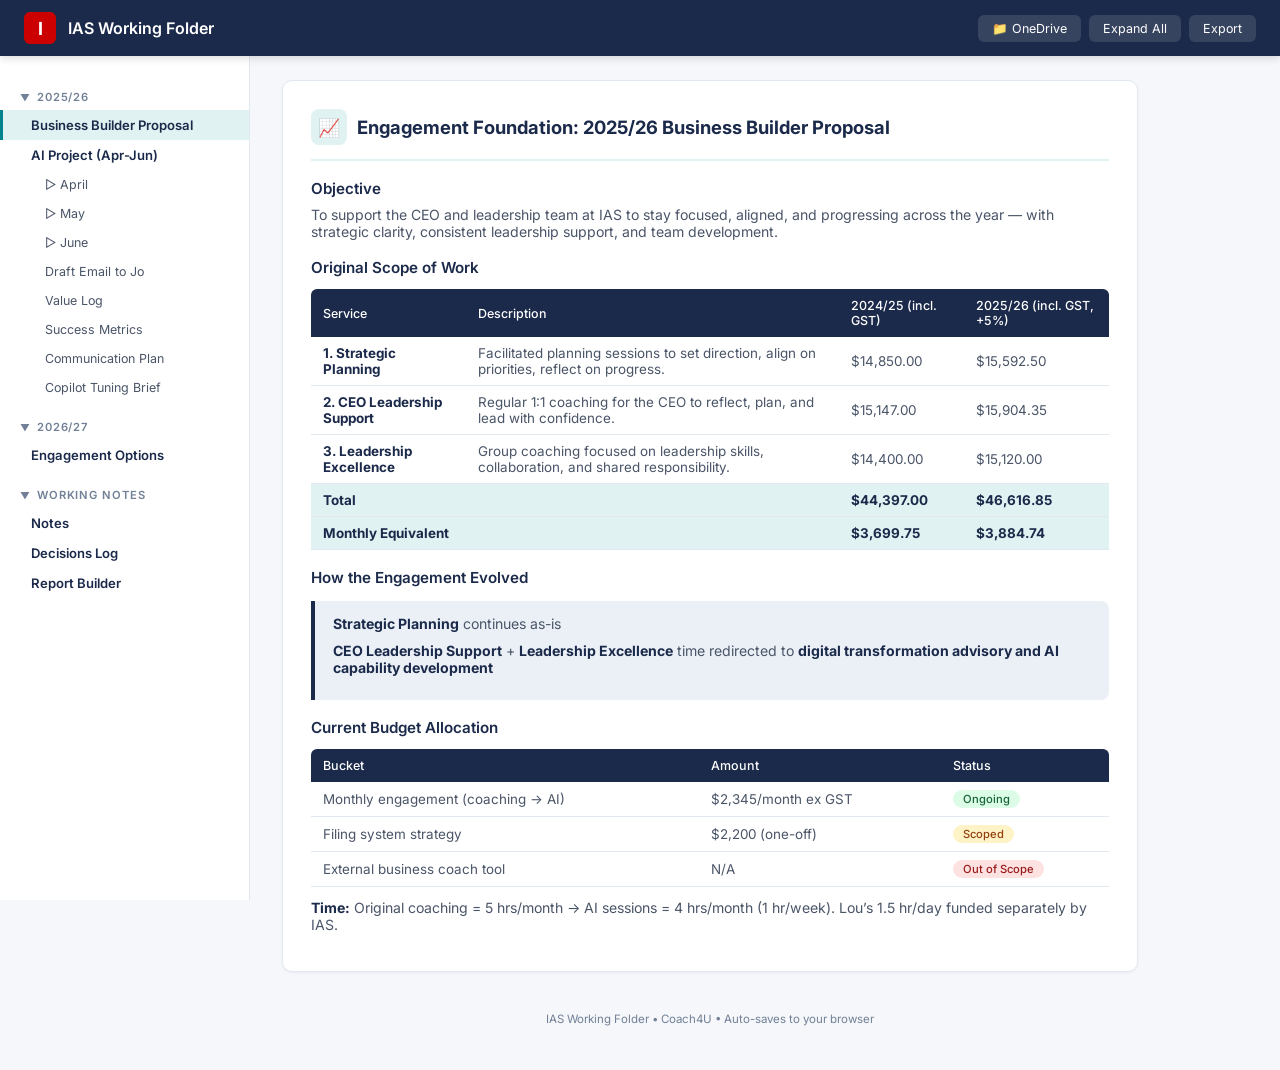
<file: index.html>
<!DOCTYPE html>
<html lang="en">
<head>
    <meta charset="UTF-8">
    <meta name="viewport" content="width=device-width, initial-scale=1.0">
    <title>IAS Working Folder</title>
    <meta name="theme-color" content="#CC0000">
    <meta name="apple-mobile-web-app-capable" content="yes">
    <meta name="apple-mobile-web-app-status-bar-style" content="black-translucent">
    <meta name="apple-mobile-web-app-title" content="IAS Project">
    <link rel="manifest" href="manifest.json">
    <link rel="icon" type="image/svg+xml" href="icons/favicon.svg">
    <link rel="apple-touch-icon" href="icons/icon-192.svg">
    <link href="https://fonts.googleapis.com/css2?family=Inter:wght@300;400;500;600;700&display=swap" rel="stylesheet">
    <style>
        :root {
            --navy:#1B2A4A;--navy-light:#2A3D66;--teal:#00838F;--teal-light:#00ACC1;
            --teal-bg:#E0F2F1;--red:#CC0000;--red-light:#FF1A1A;--bg:#F5F7FA;
            --white:#FFFFFF;--text:#1B2A4A;--text-sec:#4A5568;--text-light:#718096;
            --border:#E2E8F0;--success:#38A169;--warning:#D69E2E;
        }
        *{margin:0;padding:0;box-sizing:border-box}
        body{font-family:'Inter',system-ui,sans-serif;background:var(--bg);color:var(--text)}
        .topbar{background:var(--navy);color:#fff;height:56px;display:flex;align-items:center;justify-content:space-between;padding:0 24px;position:fixed;top:0;left:0;right:0;z-index:100;box-shadow:0 2px 8px rgba(0,0,0,.15)}
        .topbar-left{display:flex;align-items:center;gap:12px}
        .topbar-logo{width:32px;height:32px;background:var(--red);border-radius:6px;display:flex;align-items:center;justify-content:center;font-weight:700;font-size:18px;color:#fff}
        .topbar h1{font-size:1rem;font-weight:600}
        .topbar-actions{display:flex;gap:8px}
        .topbar-actions button{background:rgba(255,255,255,.12);border:none;color:#fff;padding:6px 14px;border-radius:6px;font-size:.78rem;cursor:pointer;font-family:inherit;transition:.2s}
        .topbar-actions button:hover{background:rgba(255,255,255,.25)}
        .sidebar{position:fixed;top:56px;left:0;width:250px;height:calc(100vh - 56px);background:var(--white);border-right:1px solid var(--border);overflow-y:auto;padding:16px 0;z-index:50}
        .sidebar-year{padding:6px 20px;font-size:.7rem;text-transform:uppercase;letter-spacing:.08em;color:var(--text-light);font-weight:600;margin-top:12px;cursor:pointer;display:flex;align-items:center;gap:6px;user-select:none}
        .sidebar-year .arrow{transition:transform .2s;font-size:.6rem}
        .sidebar-year.collapsed .arrow{transform:rotate(-90deg)}
        .sidebar-year.collapsed+.sidebar-group{display:none}
        .sidebar-item{display:block;padding:7px 20px 7px 32px;color:var(--text-sec);font-size:.82rem;cursor:pointer;border-left:3px solid transparent;text-decoration:none;transition:.15s}
        .sidebar-item:hover,.sidebar-item.active{color:var(--teal);background:var(--teal-bg);border-left-color:var(--teal)}
        .sidebar-item.project{font-weight:600;padding-left:28px;color:var(--navy)}
        .sidebar-item.sub{padding-left:42px;font-size:.78rem}
        .main{margin-left:250px;margin-top:56px;padding:24px 32px;max-width:920px}
        .panel{background:var(--white);border-radius:10px;padding:28px;margin-bottom:20px;box-shadow:0 1px 3px rgba(0,0,0,.05);border:1px solid var(--border);display:none}
        .panel.visible{display:block}
        .panel-head{display:flex;align-items:center;gap:10px;margin-bottom:18px;padding-bottom:14px;border-bottom:2px solid var(--teal-bg)}
        .panel-icon{width:36px;height:36px;background:var(--teal-bg);color:var(--teal);border-radius:8px;display:flex;align-items:center;justify-content:center;font-size:1.1rem;flex-shrink:0}
        .panel-head h2{font-size:1.15rem;color:var(--navy)}
        table{width:100%;border-collapse:collapse;font-size:.84rem;margin:12px 0}
        thead th{background:var(--navy);color:#fff;padding:9px 12px;text-align:left;font-weight:500;font-size:.78rem}
        thead th:first-child{border-radius:6px 0 0 0}thead th:last-child{border-radius:0 6px 0 0}
        tbody td{padding:8px 12px;border-bottom:1px solid var(--border);color:var(--text-sec)}
        tbody tr:hover{background:var(--bg)}
        .total-row{background:var(--teal-bg);font-weight:600}.total-row td{color:var(--navy)}
        td[contenteditable]{cursor:text;min-height:20px;outline:none;border-radius:3px}
        td[contenteditable]:hover{background:var(--teal-bg)}
        td[contenteditable]:focus{box-shadow:inset 0 0 0 2px var(--teal);background:#fff}
        .btn{display:inline-flex;align-items:center;gap:5px;padding:6px 14px;border-radius:6px;font-size:.78rem;font-family:inherit;cursor:pointer;border:none;transition:.15s}
        .btn-teal{background:var(--teal);color:#fff}.btn-teal:hover{background:var(--teal-light)}
        .btn-red{background:var(--red);color:#fff}.btn-red:hover{background:var(--red-light)}
        .btn-outline{background:transparent;border:1px solid var(--border);color:var(--text-sec)}.btn-outline:hover{border-color:var(--teal);color:var(--teal)}
        .btn-sm{padding:4px 10px;font-size:.72rem}
        .btn-row{display:flex;gap:8px;margin-top:12px}
        .del-row{color:var(--text-light);cursor:pointer;font-size:.72rem;opacity:.4;transition:.15s;background:none;border:none}.del-row:hover{opacity:1;color:var(--red)}
        .badge{display:inline-block;padding:2px 10px;border-radius:20px;font-size:.7rem;font-weight:500}
        .badge-ongoing{background:#DCFCE7;color:#166534}.badge-scoped{background:#FEF3C7;color:#92400E}
        .badge-out{background:#FEE2E2;color:#991B1B}.badge-future{background:#EDE9FE;color:#5B21B6}
        .callout{background:var(--teal-bg);border-left:4px solid var(--teal);padding:14px 18px;border-radius:0 8px 8px 0;margin:14px 0;font-size:.85rem;color:var(--text-sec)}
        .callout.navy{background:#EBF0F7;border-left-color:var(--navy)}
        .callout.warning{background:#FEFCE8;border-left-color:var(--warning)}
        .email-box{background:var(--bg);border:1px solid var(--border);border-radius:8px;padding:22px;margin:14px 0;font-size:.86rem;color:var(--text-sec)}
        .email-box .subj{font-weight:600;color:var(--navy);margin-bottom:14px;padding-bottom:10px;border-bottom:1px solid var(--border)}
        .tasks{list-style:none;padding:0}.tasks li{display:flex;align-items:flex-start;gap:9px;padding:7px 0;font-size:.84rem;color:var(--text-sec);border-bottom:1px solid #f0f0f0}
        .tasks li:last-child{border-bottom:none}
        .tasks input[type=checkbox]{margin-top:3px;accent-color:var(--teal);width:15px;height:15px;flex-shrink:0}
        .tasks li.done{color:var(--text-light);text-decoration:line-through}
        .wk{background:var(--navy);color:#fff;padding:7px 14px;border-radius:6px;font-size:.8rem;font-weight:500;margin:16px 0 8px}
        .deliverables{background:var(--teal-bg);border-radius:8px;padding:14px 18px;margin-top:14px}
        .deliverables h4{color:var(--teal);font-size:.85rem;margin:0 0 8px}.deliverables ol{padding-left:18px;font-size:.83rem;color:var(--text-sec)}
        .note-card{background:var(--bg);border:1px solid var(--border);border-radius:8px;padding:14px 18px;margin-bottom:10px;position:relative}
        .note-card .note-date{font-size:.7rem;color:var(--text-light);margin-bottom:6px}
        .note-card .note-text{font-size:.84rem;color:var(--text-sec);white-space:pre-wrap}
        .note-card .note-del{position:absolute;top:10px;right:12px;background:none;border:none;color:var(--text-light);cursor:pointer;font-size:.7rem;opacity:.4}
        .note-card .note-del:hover{opacity:1;color:var(--red)}
        #noteInput{width:100%;min-height:80px;border:1px solid var(--border);border-radius:8px;padding:12px;font-family:inherit;font-size:.84rem;resize:vertical;outline:none;transition:.2s}
        #noteInput:focus{border-color:var(--teal);box-shadow:0 0 0 3px rgba(0,131,143,.1)}
        .opt-card{border:1px solid var(--border);border-radius:10px;padding:18px;margin:10px 0;transition:.2s}
        .opt-card:hover{border-color:var(--teal)}
        .opt-label{display:inline-block;background:var(--navy);color:#fff;padding:2px 10px;border-radius:4px;font-size:.72rem;font-weight:600;margin-bottom:6px}
        .vs-table tbody td:nth-child(3){background:#F0FFF4;color:var(--teal);font-weight:500}
        .tpl-box{background:#F8FAFC;border:1px dashed var(--border);border-radius:8px;padding:18px;font-size:.83rem;color:var(--text-sec);white-space:pre-line;margin:10px 0}
        .save-toast{position:fixed;bottom:20px;right:20px;background:var(--navy);color:#fff;padding:8px 18px;border-radius:8px;font-size:.78rem;opacity:0;transition:opacity .3s;z-index:200;pointer-events:none}
        .save-toast.show{opacity:1}
        p{margin-bottom:10px;font-size:.88rem;color:var(--text-sec)}
        h3{font-size:.95rem;color:var(--navy);margin:18px 0 8px;font-weight:600}
        h4{font-size:.87rem;color:var(--teal);margin:14px 0 6px;font-weight:600}
        ul,ol{padding-left:18px;margin-bottom:10px;font-size:.88rem;color:var(--text-sec)}
        li{margin-bottom:3px}a{color:var(--teal);text-decoration:none}strong{color:var(--text)}
        .report-checks{display:flex;flex-direction:column;gap:8px;margin:10px 0}
        .report-checks label{display:flex;align-items:center;gap:8px;font-size:.84rem;color:var(--text-sec);cursor:pointer;padding:6px 10px;border-radius:6px;transition:.15s}
        .report-checks label:hover{background:var(--teal-bg)}
        .report-checks input[type=checkbox]{accent-color:var(--teal);width:16px;height:16px}
        .rpt-month.active,.rpt-format.active{background:var(--teal)!important;color:#fff!important;border-color:var(--teal)!important}
        .footer{text-align:center;font-size:.72rem;color:var(--text-light);padding:20px 0}
        .month-goals{background:var(--bg);border:1px solid var(--border);border-radius:10px;padding:18px;margin:14px 0 20px}
        .month-goals label{font-size:.78rem;font-weight:600;color:var(--navy);display:block;margin-bottom:8px}
        .month-goals textarea{width:100%;min-height:90px;border:1px solid var(--border);border-radius:8px;padding:12px;font-family:inherit;font-size:.84rem;resize:vertical;outline:none;transition:.2s;background:var(--white)}
        .month-goals textarea:focus{border-color:var(--teal);box-shadow:0 0 0 3px rgba(0,131,143,.1)}
        .month-goals .ai-row{display:flex;gap:8px;margin-top:10px;align-items:center}
        .month-goals .ai-output{background:var(--white);border:1px solid var(--teal);border-radius:8px;padding:14px;margin-top:12px;font-size:.84rem;color:var(--text-sec);white-space:pre-wrap;display:none;position:relative}
        .month-goals .ai-output.visible{display:block}
        .ai-close{position:absolute;top:8px;right:10px;background:none;border:none;color:var(--text-light);cursor:pointer;font-size:.85rem}.ai-close:hover{color:var(--red)}
        .goal-inputs{margin:12px 0}
        .goal-row{display:flex;align-items:center;gap:8px;margin-bottom:6px}
        .goal-num{width:22px;height:22px;background:var(--teal);color:#fff;border-radius:50%;display:flex;align-items:center;justify-content:center;font-size:.68rem;font-weight:600;flex-shrink:0}
        .goal-row input{flex:1;border:1px solid var(--border);border-radius:6px;padding:7px 10px;font-family:inherit;font-size:.83rem;outline:none;transition:.2s}
        .goal-row input:focus{border-color:var(--teal);box-shadow:0 0 0 3px rgba(0,131,143,.1)}
        .goal-row input::placeholder{color:#CBD5E0}
        .intent-box{display:block;width:100%;margin-top:8px;border:1px solid rgba(42,61,102,.2);border-radius:6px;padding:10px 12px;font-family:inherit;font-size:.85rem;color:var(--text);background:var(--white);resize:vertical;min-height:60px;outline:none;transition:.2s}
        .intent-box:focus{border-color:var(--teal);box-shadow:0 0 0 3px rgba(0,131,143,.1)}
        .intent-box::placeholder{color:#A0AEC0}
        .week-intent{background:var(--teal-bg);border-radius:6px;padding:10px 14px;margin:6px 0 8px;font-size:.82rem}
        .week-intent-label{font-size:.75rem;font-weight:600;color:var(--teal);margin-bottom:4px}
        .week-intent span{display:block;outline:none;color:var(--text-sec);min-height:22px}
        .week-intent span:empty::before{content:attr(data-placeholder);color:#A0AEC0}
        .week-nextsteps{margin:8px 0}
        .week-nextsteps label{font-size:.78rem;font-weight:600;color:var(--teal);display:block;margin-bottom:4px}
        .week-nextsteps textarea{width:100%;min-height:80px;border:1px solid var(--border);border-radius:8px;padding:12px;font-family:inherit;font-size:.84rem;resize:vertical;outline:none;transition:.2s;background:var(--white)}
        .week-nextsteps textarea:focus{border-color:var(--teal);box-shadow:0 0 0 3px rgba(0,131,143,.1)}
        .week-tracker{background:var(--bg);border:1px solid var(--border);border-radius:8px;padding:14px;margin:8px 0}
        .week-tracker label{font-size:.75rem;font-weight:600;color:var(--navy);display:block;margin-bottom:4px}
        .week-tracker textarea{width:100%;min-height:50px;border:1px solid var(--border);border-radius:6px;padding:8px 10px;font-family:inherit;font-size:.82rem;resize:vertical;outline:none;transition:.2s;background:var(--white)}
        .week-tracker textarea:focus{border-color:var(--teal);box-shadow:0 0 0 3px rgba(0,131,143,.1)}
        .ai-badge{font-size:.68rem;color:var(--text-light);font-style:italic}
        .practice-block{background:var(--white);border:2px solid var(--teal-bg);border-radius:10px;padding:20px;margin:16px 0}
        .practice-block h3{margin:0 0 14px;color:var(--teal);font-size:.9rem}
        .practice-week{margin-bottom:14px}
        .practice-week-head{display:flex;align-items:center;gap:8px;margin-bottom:6px}
        .practice-week-num{font-size:.75rem;font-weight:600;color:var(--navy);white-space:nowrap}
        .practice-week-head input{flex:1;border:1px solid var(--border);border-radius:6px;padding:6px 10px;font-family:inherit;font-size:.82rem;font-weight:500;outline:none;transition:.2s}
        .practice-week-head input:focus{border-color:var(--teal);box-shadow:0 0 0 3px rgba(0,131,143,.1)}
        .practice-bullets{padding-left:28px;margin-top:4px}
        .practice-bullets input{width:100%;border:none;border-bottom:1px solid #f0f0f0;padding:4px 0;font-family:inherit;font-size:.8rem;color:var(--text-sec);outline:none;transition:.2s}
        .practice-bullets input:focus{border-bottom-color:var(--teal)}
        .practice-bullets input::placeholder{color:#CBD5E0}
        .btn-ai{background:linear-gradient(135deg,var(--navy),var(--teal));color:#fff}
        .btn-ai:hover{opacity:.9}
        .month-block{border:2px solid var(--teal-bg);border-radius:10px;padding:22px;margin:18px 0}
        .month-title{font-size:1rem;color:var(--teal);font-weight:700;margin-bottom:3px}
        .month-theme{font-size:.8rem;color:var(--text-light);font-style:italic;margin-bottom:14px}
        @media print{.sidebar,.topbar,.save-toast{display:none}.main{margin:0;padding:16px;max-width:100%}.panel{display:block!important;break-inside:avoid;box-shadow:none}}
        .menu-btn{display:none;background:none;border:none;color:#fff;font-size:1.4rem;cursor:pointer;padding:4px 8px;line-height:1}
        .sidebar-close{display:none;position:absolute;top:12px;right:14px;background:none;border:none;color:var(--text-light);font-size:1.2rem;cursor:pointer}
        .sidebar-overlay{display:none;position:fixed;top:0;left:0;right:0;bottom:0;background:rgba(0,0,0,.4);z-index:40}
        .sidebar-overlay.show{display:block}
        @media(max-width:768px){
            .menu-btn{display:block}
            .sidebar{transform:translateX(-100%);transition:transform .25s;z-index:60}
            .sidebar.open{transform:translateX(0)}
            .sidebar-close{display:block}
            .main{margin-left:0;padding:14px}
            .intent-box{min-height:100px;font-size:1rem;padding:14px}
            .callout{padding:16px}
            .callout strong{display:block;margin-bottom:6px;font-size:.9rem}
        }
    </style>
</head>
<body>
<div class="topbar">
    <div class="topbar-left"><button class="menu-btn" onclick="toggleMenu()">&#9776;</button><div class="topbar-logo">I</div><h1>IAS Working Folder</h1></div>
    <div class="topbar-actions"><a href="https://netorgft4053847.sharepoint.com/:f:/s/Practioners/IgAeoCWSYvg-TZOJT5SkqtAvAeJjhbtGDJu0jG688Fq3Ilo?e=r8Cb4h" target="_blank" style="background:rgba(255,255,255,.12);color:#fff;padding:6px 14px;border-radius:6px;font-size:.78rem;text-decoration:none;display:inline-flex;align-items:center;gap:5px">&#128193; OneDrive</a><button onclick="expandAll()">Expand All</button><button onclick="exportData()">Export</button></div>
</div>
<div class="sidebar-overlay" id="sidebarOverlay" onclick="toggleMenu()"></div>
<nav class="sidebar" id="sidebar">
    <button class="sidebar-close" onclick="toggleMenu()">&times;</button>
    <div class="sidebar-year" data-year="2025" onclick="toggleYear(this)"><span class="arrow">&#9660;</span> 2025/26</div>
    <div class="sidebar-group" data-year-group="2025">
        <div class="sidebar-item project" data-panel="engagement">Business Builder Proposal</div>
        <div class="sidebar-item project" data-panel="ai-project">AI Project (Apr-Jun)</div>
        <div class="sidebar-item sub" data-panel="april">&#9655; April</div>
        <div class="sidebar-item sub" data-panel="may">&#9655; May</div>
        <div class="sidebar-item sub" data-panel="june">&#9655; June</div>
        <div class="sidebar-item sub" data-panel="email-draft">Draft Email to Jo</div>
        <div class="sidebar-item sub" data-panel="value-log">Value Log</div>
        <div class="sidebar-item sub" data-panel="metrics">Success Metrics</div>
        <div class="sidebar-item sub" data-panel="comms-plan">Communication Plan</div>
        <div class="sidebar-item sub" data-panel="copilot-ref">Copilot Tuning Brief</div>
    </div>
    <div class="sidebar-year" data-year="2026" onclick="toggleYear(this)"><span class="arrow">&#9660;</span> 2026/27</div>
    <div class="sidebar-group" data-year-group="2026">
        <div class="sidebar-item project" data-panel="outlook-2027">Engagement Options</div>
    </div>
    <div class="sidebar-year" data-year="cross" onclick="toggleYear(this)"><span class="arrow">&#9660;</span> Working Notes</div>
    <div class="sidebar-group" data-year-group="cross">
        <div class="sidebar-item project" data-panel="notes">Notes</div>
        <div class="sidebar-item project" data-panel="decisions">Decisions Log</div>
        <div class="sidebar-item project" data-panel="report-builder">Report Builder</div>
    </div>
</nav>
<div class="main" id="mainContent">
<!-- ═══ ENGAGEMENT FOUNDATION ═══ -->
<div class="panel" id="engagement">
    <div class="panel-head"><div class="panel-icon">&#128200;</div><h2>Engagement Foundation: 2025/26 Business Builder Proposal</h2></div>
    <h3>Objective</h3>
    <p>To support the CEO and leadership team at IAS to stay focused, aligned, and progressing across the year &mdash; with strategic clarity, consistent leadership support, and team development.</p>
    <h3>Original Scope of Work</h3>
    <table>
        <thead><tr><th>Service</th><th>Description</th><th>2024/25 (incl. GST)</th><th>2025/26 (incl. GST, +5%)</th></tr></thead>
        <tbody>
            <tr><td><strong>1. Strategic Planning</strong></td><td>Facilitated planning sessions to set direction, align on priorities, reflect on progress.</td><td>$14,850.00</td><td>$15,592.50</td></tr>
            <tr><td><strong>2. CEO Leadership Support</strong></td><td>Regular 1:1 coaching for the CEO to reflect, plan, and lead with confidence.</td><td>$15,147.00</td><td>$15,904.35</td></tr>
            <tr><td><strong>3. Leadership Excellence</strong></td><td>Group coaching focused on leadership skills, collaboration, and shared responsibility.</td><td>$14,400.00</td><td>$15,120.00</td></tr>
            <tr class="total-row"><td><strong>Total</strong></td><td></td><td><strong>$44,397.00</strong></td><td><strong>$46,616.85</strong></td></tr>
            <tr class="total-row"><td><strong>Monthly Equivalent</strong></td><td></td><td><strong>$3,699.75</strong></td><td><strong>$3,884.74</strong></td></tr>
        </tbody>
    </table>
    <h3>How the Engagement Evolved</h3>
    <div class="callout navy">
        <p><strong>Strategic Planning</strong> continues as-is</p>
        <p><strong>CEO Leadership Support</strong> + <strong>Leadership Excellence</strong> time redirected to <strong>digital transformation advisory and AI capability development</strong></p>
    </div>
    <h3>Current Budget Allocation</h3>
    <table>
        <thead><tr><th>Bucket</th><th>Amount</th><th>Status</th></tr></thead>
        <tbody>
            <tr><td>Monthly engagement (coaching &rarr; AI)</td><td>$2,345/month ex GST</td><td><span class="badge badge-ongoing">Ongoing</span></td></tr>
            <tr><td>Filing system strategy</td><td>$2,200 (one-off)</td><td><span class="badge badge-scoped">Scoped</span></td></tr>
            <tr><td>External business coach tool</td><td>N/A</td><td><span class="badge badge-out">Out of Scope</span></td></tr>
        </tbody>
    </table>
    <p><strong>Time:</strong> Original coaching = 5 hrs/month &rarr; AI sessions = 4 hrs/month (1 hr/week). Lou&rsquo;s 1.5 hr/day funded separately by IAS.</p>
</div>

<!-- ═══ AI PROJECT OVERVIEW ═══ -->
<div class="panel" id="ai-project">
    <div class="panel-head"><div class="panel-icon">&#128640;</div><h2>AI Project Overview (Apr&ndash;Jun 2026)</h2></div>
    <div class="callout">
        <p><strong>Project Period:</strong> April &ndash; June 2026</p>
        <p><strong>Project Manager:</strong> Leah Miranda</p>
        <p><strong>Budget:</strong> $2,345/month + $2,200 filing system strategy</p>
        <p><strong>Weekly Sessions:</strong> 1 hour/week (Cath &amp; Lou)</p>
        <p><strong>Lou&rsquo;s Allocation:</strong> 1.5 hrs/day (funded separately by IAS)</p>
    </div>
    <h3>Direction</h3>
    <p>Rather than building a custom communications agent, we configure <strong>Microsoft Copilot</strong> to enforce IAS&rsquo;s communication style using Copilot Tuning, Outlook Draft Instructions, and prompt templates. This uses tools IAS already pays for.</p>
    <div class="month-goals" style="margin-top:20px">
        <label>Overall Project Objective</label>
        <textarea id="goals-overall" placeholder="What is the overarching goal for this project? This will be included in all AI prompts..." oninput="saveGoals('overall',this.value)" style="min-height:70px"></textarea>
    </div>
    <h3>Three-Month Summary</h3>
    <ul>
        <li><strong>April:</strong> Style Guide, Draft Instructions, Copilot training</li>
        <li><strong>May:</strong> Filing system strategy, prompt template library</li>
        <li><strong>June:</strong> Handover, Copilot Tuning prep, final value assessment</li>
    </ul>
</div>

<!-- ═══ DRAFT EMAIL ═══ -->
<div class="panel" id="email-draft">
    <div class="panel-head"><div class="panel-icon">&#9993;</div><h2>Draft Email to Jo Brassett</h2></div>
    <div class="email-box">
        <div class="subj">Subject: AI Project &mdash; Next 3 Months Action Plan</div>
        <p>Hi Jo,</p>
        <p>Following our discussion about keeping the focus within the Microsoft ecosystem, here&rsquo;s the clear direction for the remaining three months.</p>
        <p><strong>On the Communications Agent</strong></p>
        <p>Rather than maintaining a separate agent that duplicates what your Copilot subscription already does, I recommend we configure Copilot itself to enforce IAS&rsquo;s communication style. Microsoft now offers Copilot Tuning &ndash; we can train it on ~20 of your best writing samples plus a style guide so every staff member&rsquo;s AI-generated emails automatically match IAS&rsquo;s tone. This uses tools you&rsquo;re already paying for, needs no separate maintenance, and scales to everyone.</p>
        <p><strong>April &ndash; June Plan:</strong></p>
        <ul>
            <li><strong>April:</strong> Create IAS Communications Style Guide, set up Outlook Draft Instructions for all staff, train Leah and team on Copilot prompting</li>
            <li><strong>May:</strong> Filing system strategy implementation, build prompt template library for common IAS communications</li>
            <li><strong>June:</strong> Refine based on feedback, document processes for Leah to maintain independently, prepare for Copilot Tuning</li>
        </ul>
        <p><strong>Value commitment:</strong> Every session focused on practical outcomes Leah and the team can use immediately. I&rsquo;ll send fortnightly progress summaries so you have full visibility.</p>
        <p>Happy to discuss.</p>
        <p>Kind regards,<br>Cath</p>
    </div>
</div>

<!-- ═══ ROADMAP ═══ -->
<!-- ═══ APRIL ═══ -->
<div class="panel" id="april">
    <div class="panel-head"><div class="panel-icon">&#128197;</div><h2>April 2026</h2></div>
    <div class="callout navy" style="margin-top:0"><strong>Core Intent:</strong><textarea class="intent-box" id="intent-april" placeholder="Type your core intent for this month..." oninput="saveIntent('april',this.value)"></textarea></div>
    <div class="ai-row" style="margin:10px 0"><button class="btn btn-ai" onclick="aiAssist('april')">AI Assist &ndash; Break this into steps</button><button class="btn btn-outline btn-sm" onclick="copyGoalsPrompt('april')">Copy Prompt</button><span class="ai-badge">Uses your intent to suggest monthly goals &amp; weekly plan</span></div>
    <div class="ai-output" id="ai-output-april"></div>
    <div class="month-goals" style="margin-top:14px">
        <label>Monthly Goals</label>
        <div class="goal-inputs" id="goal-inputs-april">
            <div class="goal-row"><span class="goal-num">1</span><input type="text" data-goal="april-0" placeholder="Goal 1..." oninput="saveGoalItem('april',0,this.value)"></div>
            <div class="goal-row"><span class="goal-num">2</span><input type="text" data-goal="april-1" placeholder="Goal 2..." oninput="saveGoalItem('april',1,this.value)"></div>
            <div class="goal-row"><span class="goal-num">3</span><input type="text" data-goal="april-2" placeholder="Goal 3..." oninput="saveGoalItem('april',2,this.value)"></div>
            <div class="goal-row"><span class="goal-num">4</span><input type="text" data-goal="april-3" placeholder="Goal 4 (optional)..." oninput="saveGoalItem('april',3,this.value)"></div>
            <div class="goal-row"><span class="goal-num">5</span><input type="text" data-goal="april-4" placeholder="Goal 5 (optional)..." oninput="saveGoalItem('april',4,this.value)"></div>
        </div>
        <div class="btn-row"><button class="btn btn-outline btn-sm" onclick="copySummary('april')">Copy Intent + Goals</button></div>
    </div>
    <div class="practice-block" id="practice-april">
        <h3>Monthly Plan</h3>
        <div class="practice-week" data-pw="april-w1">
            <div class="practice-week-head"><span class="practice-week-num">Week 1:</span><input type="text" data-pwtitle="april-w1" placeholder="Week 1 theme..." oninput="savePractice('april')"></div>
            <div class="practice-bullets"><input type="text" data-pwbullet="april-w1-0" placeholder="Key action or outcome..." oninput="savePractice('april')"><input type="text" data-pwbullet="april-w1-1" placeholder="" oninput="savePractice('april')"><input type="text" data-pwbullet="april-w1-2" placeholder="" oninput="savePractice('april')"><input type="text" data-pwbullet="april-w1-3" placeholder="" oninput="savePractice('april')"></div>
        </div>
        <div class="practice-week" data-pw="april-w2">
            <div class="practice-week-head"><span class="practice-week-num">Week 2:</span><input type="text" data-pwtitle="april-w2" placeholder="Week 2 theme..." oninput="savePractice('april')"></div>
            <div class="practice-bullets"><input type="text" data-pwbullet="april-w2-0" placeholder="Key action or outcome..." oninput="savePractice('april')"><input type="text" data-pwbullet="april-w2-1" placeholder="" oninput="savePractice('april')"><input type="text" data-pwbullet="april-w2-2" placeholder="" oninput="savePractice('april')"><input type="text" data-pwbullet="april-w2-3" placeholder="" oninput="savePractice('april')"></div>
        </div>
        <div class="practice-week" data-pw="april-w3">
            <div class="practice-week-head"><span class="practice-week-num">Week 3:</span><input type="text" data-pwtitle="april-w3" placeholder="Week 3 theme..." oninput="savePractice('april')"></div>
            <div class="practice-bullets"><input type="text" data-pwbullet="april-w3-0" placeholder="Key action or outcome..." oninput="savePractice('april')"><input type="text" data-pwbullet="april-w3-1" placeholder="" oninput="savePractice('april')"><input type="text" data-pwbullet="april-w3-2" placeholder="" oninput="savePractice('april')"><input type="text" data-pwbullet="april-w3-3" placeholder="" oninput="savePractice('april')"></div>
        </div>
        <div class="practice-week" data-pw="april-w4">
            <div class="practice-week-head"><span class="practice-week-num">Week 4:</span><input type="text" data-pwtitle="april-w4" placeholder="Week 4 theme..." oninput="savePractice('april')"></div>
            <div class="practice-bullets"><input type="text" data-pwbullet="april-w4-0" placeholder="Key action or outcome..." oninput="savePractice('april')"><input type="text" data-pwbullet="april-w4-1" placeholder="" oninput="savePractice('april')"><input type="text" data-pwbullet="april-w4-2" placeholder="" oninput="savePractice('april')"><input type="text" data-pwbullet="april-w4-3" placeholder="" oninput="savePractice('april')"></div>
        </div>
        <div class="btn-row"><button class="btn btn-outline btn-sm" onclick="copyPractice('april')">Copy Summary</button></div>
    </div>
    <div class="wk">Week 1 (w/c 6 Apr)</div>
    <div class="week-intent"><div class="week-intent-label">Plan</div><span contenteditable="true" data-weekintent="w1" data-placeholder="Plan for this week..." onblur="saveWeekIntent('w1',this.textContent)"></span></div>
    <div class="week-tracker"><label>Week 1 &ndash; What happened / Notes</label><textarea id="wt-w1" placeholder="Track progress, outcomes, decisions..." oninput="saveWeekTrack('w1',this.value)"></textarea></div>
    <div class="week-nextsteps"><label>Next Steps</label><textarea id="wns-w1" placeholder="List your next steps here..." oninput="saveWeekNextSteps('w1',this.value)"></textarea></div>
    <div class="btn-row" style="margin-top:6px"><button class="btn btn-outline btn-sm" onclick="copyWeekSummary('w1')">Copy Week Summary</button></div>
    <div class="wk">Week 2 (w/c 13 Apr)</div>
    <div class="week-intent"><div class="week-intent-label">Plan</div><span contenteditable="true" data-weekintent="w2" data-placeholder="Plan for this week..." onblur="saveWeekIntent('w2',this.textContent)"></span></div>
    <div class="week-tracker"><label>Week 2 &ndash; What happened / Notes</label><textarea id="wt-w2" placeholder="Track progress, outcomes, decisions..." oninput="saveWeekTrack('w2',this.value)"></textarea></div>
    <div class="week-nextsteps"><label>Next Steps</label><textarea id="wns-w2" placeholder="List your next steps here..." oninput="saveWeekNextSteps('w2',this.value)"></textarea></div>
    <div class="btn-row" style="margin-top:6px"><button class="btn btn-outline btn-sm" onclick="copyWeekSummary('w2')">Copy Week Summary</button></div>
    <div class="wk">Week 3 (w/c 20 Apr)</div>
    <div class="week-intent"><div class="week-intent-label">Plan</div><span contenteditable="true" data-weekintent="w3" data-placeholder="Plan for this week..." onblur="saveWeekIntent('w3',this.textContent)"></span></div>
    <div class="week-tracker"><label>Week 3 &ndash; What happened / Notes</label><textarea id="wt-w3" placeholder="Track progress, outcomes, decisions..." oninput="saveWeekTrack('w3',this.value)"></textarea></div>
    <div class="week-nextsteps"><label>Next Steps</label><textarea id="wns-w3" placeholder="List your next steps here..." oninput="saveWeekNextSteps('w3',this.value)"></textarea></div>
    <div class="btn-row" style="margin-top:6px"><button class="btn btn-outline btn-sm" onclick="copyWeekSummary('w3')">Copy Week Summary</button></div>
    <div class="wk">Week 4 (w/c 27 Apr)</div>
    <div class="week-intent"><div class="week-intent-label">Plan</div><span contenteditable="true" data-weekintent="w4" data-placeholder="Plan for this week..." onblur="saveWeekIntent('w4',this.textContent)"></span></div>
    <div class="week-tracker"><label>Week 4 &ndash; What happened / Notes</label><textarea id="wt-w4" placeholder="Track progress, outcomes, decisions..." oninput="saveWeekTrack('w4',this.value)"></textarea></div>
    <div class="week-nextsteps"><label>Next Steps</label><textarea id="wns-w4" placeholder="List your next steps here..." oninput="saveWeekNextSteps('w4',this.value)"></textarea></div>
    <div class="btn-row" style="margin-top:6px"><button class="btn btn-outline btn-sm" onclick="copyWeekSummary('w4')">Copy Week Summary</button></div>
    <div class="deliverables"><h4>April Deliverables</h4><ol><li>IAS Communications Style Guide</li><li>Outlook Draft Instructions template</li><li>5 prompt templates for common emails</li><li>Training session completed</li></ol></div>
</div>

<!-- ═══ MAY ═══ -->
<div class="panel" id="may">
    <div class="panel-head"><div class="panel-icon">&#128197;</div><h2>May 2026</h2></div>
    <div class="callout navy" style="margin-top:0"><strong>Core Intent:</strong><textarea class="intent-box" id="intent-may" placeholder="Type your core intent for this month..." oninput="saveIntent('may',this.value)"></textarea></div>
    <div class="ai-row" style="margin:10px 0"><button class="btn btn-ai" onclick="aiAssist('may')">AI Assist &ndash; Break this into steps</button><button class="btn btn-outline btn-sm" onclick="copyGoalsPrompt('may')">Copy Prompt</button><span class="ai-badge">Uses your intent to suggest monthly goals &amp; weekly plan</span></div>
    <div class="ai-output" id="ai-output-may"></div>
    <div class="month-goals" style="margin-top:14px">
        <label>Monthly Goals</label>
        <div class="goal-inputs" id="goal-inputs-may">
            <div class="goal-row"><span class="goal-num">1</span><input type="text" data-goal="may-0" placeholder="Goal 1..." oninput="saveGoalItem('may',0,this.value)"></div>
            <div class="goal-row"><span class="goal-num">2</span><input type="text" data-goal="may-1" placeholder="Goal 2..." oninput="saveGoalItem('may',1,this.value)"></div>
            <div class="goal-row"><span class="goal-num">3</span><input type="text" data-goal="may-2" placeholder="Goal 3..." oninput="saveGoalItem('may',2,this.value)"></div>
            <div class="goal-row"><span class="goal-num">4</span><input type="text" data-goal="may-3" placeholder="Goal 4 (optional)..." oninput="saveGoalItem('may',3,this.value)"></div>
            <div class="goal-row"><span class="goal-num">5</span><input type="text" data-goal="may-4" placeholder="Goal 5 (optional)..." oninput="saveGoalItem('may',4,this.value)"></div>
        </div>
        <div class="btn-row"><button class="btn btn-outline btn-sm" onclick="copySummary('may')">Copy Intent + Goals</button></div>
    </div>
    <div class="practice-block" id="practice-may">
        <h3>Monthly Plan</h3>
        <div class="practice-week" data-pw="may-w5"><div class="practice-week-head"><span class="practice-week-num">Week 5:</span><input type="text" data-pwtitle="may-w5" placeholder="Week 5 theme..." oninput="savePractice('may')"></div><div class="practice-bullets"><input type="text" data-pwbullet="may-w5-0" placeholder="Key action or outcome..." oninput="savePractice('may')"><input type="text" data-pwbullet="may-w5-1" placeholder="" oninput="savePractice('may')"><input type="text" data-pwbullet="may-w5-2" placeholder="" oninput="savePractice('may')"><input type="text" data-pwbullet="may-w5-3" placeholder="" oninput="savePractice('may')"></div></div>
        <div class="practice-week" data-pw="may-w6"><div class="practice-week-head"><span class="practice-week-num">Week 6:</span><input type="text" data-pwtitle="may-w6" placeholder="Week 6 theme..." oninput="savePractice('may')"></div><div class="practice-bullets"><input type="text" data-pwbullet="may-w6-0" placeholder="Key action or outcome..." oninput="savePractice('may')"><input type="text" data-pwbullet="may-w6-1" placeholder="" oninput="savePractice('may')"><input type="text" data-pwbullet="may-w6-2" placeholder="" oninput="savePractice('may')"><input type="text" data-pwbullet="may-w6-3" placeholder="" oninput="savePractice('may')"></div></div>
        <div class="practice-week" data-pw="may-w7"><div class="practice-week-head"><span class="practice-week-num">Week 7:</span><input type="text" data-pwtitle="may-w7" placeholder="Week 7 theme..." oninput="savePractice('may')"></div><div class="practice-bullets"><input type="text" data-pwbullet="may-w7-0" placeholder="Key action or outcome..." oninput="savePractice('may')"><input type="text" data-pwbullet="may-w7-1" placeholder="" oninput="savePractice('may')"><input type="text" data-pwbullet="may-w7-2" placeholder="" oninput="savePractice('may')"><input type="text" data-pwbullet="may-w7-3" placeholder="" oninput="savePractice('may')"></div></div>
        <div class="practice-week" data-pw="may-w8"><div class="practice-week-head"><span class="practice-week-num">Week 8:</span><input type="text" data-pwtitle="may-w8" placeholder="Week 8 theme..." oninput="savePractice('may')"></div><div class="practice-bullets"><input type="text" data-pwbullet="may-w8-0" placeholder="Key action or outcome..." oninput="savePractice('may')"><input type="text" data-pwbullet="may-w8-1" placeholder="" oninput="savePractice('may')"><input type="text" data-pwbullet="may-w8-2" placeholder="" oninput="savePractice('may')"><input type="text" data-pwbullet="may-w8-3" placeholder="" oninput="savePractice('may')"></div></div>
        <div class="btn-row"><button class="btn btn-outline btn-sm" onclick="copyPractice('may')">Copy Summary</button></div>
    </div>
    <div class="wk">Week 5 (w/c 4 May)</div>
    <div class="week-intent"><div class="week-intent-label">Plan</div><span contenteditable="true" data-weekintent="w5" data-placeholder="Plan for this week..." onblur="saveWeekIntent('w5',this.textContent)"></span></div>
    <div class="week-tracker"><label>Week 5 &ndash; What happened / Notes</label><textarea id="wt-w5" placeholder="Track progress, outcomes, decisions..." oninput="saveWeekTrack('w5',this.value)"></textarea></div>
    <div class="week-nextsteps"><label>Next Steps</label><textarea id="wns-w5" placeholder="List your next steps here..." oninput="saveWeekNextSteps('w5',this.value)"></textarea></div>
    <div class="btn-row" style="margin-top:6px"><button class="btn btn-outline btn-sm" onclick="copyWeekSummary('w5')">Copy Week Summary</button></div>
    <div class="wk">Week 6 (w/c 11 May)</div>
    <div class="week-intent"><div class="week-intent-label">Plan</div><span contenteditable="true" data-weekintent="w6" data-placeholder="Plan for this week..." onblur="saveWeekIntent('w6',this.textContent)"></span></div>
    <div class="week-tracker"><label>Week 6 &ndash; What happened / Notes</label><textarea id="wt-w6" placeholder="Track progress, outcomes, decisions..." oninput="saveWeekTrack('w6',this.value)"></textarea></div>
    <div class="week-nextsteps"><label>Next Steps</label><textarea id="wns-w6" placeholder="List your next steps here..." oninput="saveWeekNextSteps('w6',this.value)"></textarea></div>
    <div class="btn-row" style="margin-top:6px"><button class="btn btn-outline btn-sm" onclick="copyWeekSummary('w6')">Copy Week Summary</button></div>
    <div class="wk">Week 7 (w/c 18 May)</div>
    <div class="week-intent"><div class="week-intent-label">Plan</div><span contenteditable="true" data-weekintent="w7" data-placeholder="Plan for this week..." onblur="saveWeekIntent('w7',this.textContent)"></span></div>
    <div class="week-tracker"><label>Week 7 &ndash; What happened / Notes</label><textarea id="wt-w7" placeholder="Track progress, outcomes, decisions..." oninput="saveWeekTrack('w7',this.value)"></textarea></div>
    <div class="week-nextsteps"><label>Next Steps</label><textarea id="wns-w7" placeholder="List your next steps here..." oninput="saveWeekNextSteps('w7',this.value)"></textarea></div>
    <div class="btn-row" style="margin-top:6px"><button class="btn btn-outline btn-sm" onclick="copyWeekSummary('w7')">Copy Week Summary</button></div>
    <div class="wk">Week 8 (w/c 25 May)</div>
    <div class="week-intent"><div class="week-intent-label">Plan</div><span contenteditable="true" data-weekintent="w8" data-placeholder="Plan for this week..." onblur="saveWeekIntent('w8',this.textContent)"></span></div>
    <div class="week-tracker"><label>Week 8 &ndash; What happened / Notes</label><textarea id="wt-w8" placeholder="Track progress, outcomes, decisions..." oninput="saveWeekTrack('w8',this.value)"></textarea></div>
    <div class="week-nextsteps"><label>Next Steps</label><textarea id="wns-w8" placeholder="List your next steps here..." oninput="saveWeekNextSteps('w8',this.value)"></textarea></div>
    <div class="btn-row" style="margin-top:6px"><button class="btn btn-outline btn-sm" onclick="copyWeekSummary('w8')">Copy Week Summary</button></div>
    <div class="deliverables"><h4>May Deliverables</h4><ol><li>Filing system strategy completed ($2,200)</li><li>Prompt template library (10+ templates)</li><li>Copilot Studio style-checking agent (if feasible)</li><li>Time savings measurement report</li></ol></div>
</div>

<!-- ═══ JUNE ═══ -->
<div class="panel" id="june">
    <div class="panel-head"><div class="panel-icon">&#128197;</div><h2>June 2026</h2></div>
    <div class="callout navy" style="margin-top:0"><strong>Core Intent:</strong><textarea class="intent-box" id="intent-june" placeholder="Type your core intent for this month..." oninput="saveIntent('june',this.value)"></textarea></div>
    <div class="ai-row" style="margin:10px 0"><button class="btn btn-ai" onclick="aiAssist('june')">AI Assist &ndash; Break this into steps</button><button class="btn btn-outline btn-sm" onclick="copyGoalsPrompt('june')">Copy Prompt</button><span class="ai-badge">Uses your intent to suggest monthly goals &amp; weekly plan</span></div>
    <div class="ai-output" id="ai-output-june"></div>
    <div class="month-goals" style="margin-top:14px">
        <label>Monthly Goals</label>
        <div class="goal-inputs" id="goal-inputs-june">
            <div class="goal-row"><span class="goal-num">1</span><input type="text" data-goal="june-0" placeholder="Goal 1..." oninput="saveGoalItem('june',0,this.value)"></div>
            <div class="goal-row"><span class="goal-num">2</span><input type="text" data-goal="june-1" placeholder="Goal 2..." oninput="saveGoalItem('june',1,this.value)"></div>
            <div class="goal-row"><span class="goal-num">3</span><input type="text" data-goal="june-2" placeholder="Goal 3..." oninput="saveGoalItem('june',2,this.value)"></div>
            <div class="goal-row"><span class="goal-num">4</span><input type="text" data-goal="june-3" placeholder="Goal 4 (optional)..." oninput="saveGoalItem('june',3,this.value)"></div>
            <div class="goal-row"><span class="goal-num">5</span><input type="text" data-goal="june-4" placeholder="Goal 5 (optional)..." oninput="saveGoalItem('june',4,this.value)"></div>
        </div>
        <div class="btn-row"><button class="btn btn-outline btn-sm" onclick="copySummary('june')">Copy Intent + Goals</button></div>
    </div>
    <div class="practice-block" id="practice-june">
        <h3>Monthly Plan</h3>
        <div class="practice-week" data-pw="june-w9"><div class="practice-week-head"><span class="practice-week-num">Week 9:</span><input type="text" data-pwtitle="june-w9" placeholder="Week 9 theme..." oninput="savePractice('june')"></div><div class="practice-bullets"><input type="text" data-pwbullet="june-w9-0" placeholder="Key action or outcome..." oninput="savePractice('june')"><input type="text" data-pwbullet="june-w9-1" placeholder="" oninput="savePractice('june')"><input type="text" data-pwbullet="june-w9-2" placeholder="" oninput="savePractice('june')"><input type="text" data-pwbullet="june-w9-3" placeholder="" oninput="savePractice('june')"></div></div>
        <div class="practice-week" data-pw="june-w10"><div class="practice-week-head"><span class="practice-week-num">Week 10:</span><input type="text" data-pwtitle="june-w10" placeholder="Week 10 theme..." oninput="savePractice('june')"></div><div class="practice-bullets"><input type="text" data-pwbullet="june-w10-0" placeholder="Key action or outcome..." oninput="savePractice('june')"><input type="text" data-pwbullet="june-w10-1" placeholder="" oninput="savePractice('june')"><input type="text" data-pwbullet="june-w10-2" placeholder="" oninput="savePractice('june')"><input type="text" data-pwbullet="june-w10-3" placeholder="" oninput="savePractice('june')"></div></div>
        <div class="practice-week" data-pw="june-w11"><div class="practice-week-head"><span class="practice-week-num">Week 11:</span><input type="text" data-pwtitle="june-w11" placeholder="Week 11 theme..." oninput="savePractice('june')"></div><div class="practice-bullets"><input type="text" data-pwbullet="june-w11-0" placeholder="Key action or outcome..." oninput="savePractice('june')"><input type="text" data-pwbullet="june-w11-1" placeholder="" oninput="savePractice('june')"><input type="text" data-pwbullet="june-w11-2" placeholder="" oninput="savePractice('june')"><input type="text" data-pwbullet="june-w11-3" placeholder="" oninput="savePractice('june')"></div></div>
        <div class="practice-week" data-pw="june-w12"><div class="practice-week-head"><span class="practice-week-num">Week 12:</span><input type="text" data-pwtitle="june-w12" placeholder="Week 12 theme..." oninput="savePractice('june')"></div><div class="practice-bullets"><input type="text" data-pwbullet="june-w12-0" placeholder="Key action or outcome..." oninput="savePractice('june')"><input type="text" data-pwbullet="june-w12-1" placeholder="" oninput="savePractice('june')"><input type="text" data-pwbullet="june-w12-2" placeholder="" oninput="savePractice('june')"><input type="text" data-pwbullet="june-w12-3" placeholder="" oninput="savePractice('june')"></div></div>
        <div class="btn-row"><button class="btn btn-outline btn-sm" onclick="copyPractice('june')">Copy Summary</button></div>
    </div>
    <div class="wk">Week 9 (w/c 1 Jun)</div>
    <div class="week-intent"><div class="week-intent-label">Plan</div><span contenteditable="true" data-weekintent="w9" data-placeholder="Plan for this week..." onblur="saveWeekIntent('w9',this.textContent)"></span></div>
    <div class="week-tracker"><label>Week 9 &ndash; What happened / Notes</label><textarea id="wt-w9" placeholder="Track progress, outcomes, decisions..." oninput="saveWeekTrack('w9',this.value)"></textarea></div>
    <div class="week-nextsteps"><label>Next Steps</label><textarea id="wns-w9" placeholder="List your next steps here..." oninput="saveWeekNextSteps('w9',this.value)"></textarea></div>
    <div class="btn-row" style="margin-top:6px"><button class="btn btn-outline btn-sm" onclick="copyWeekSummary('w9')">Copy Week Summary</button></div>
    <div class="wk">Week 10 (w/c 8 Jun)</div>
    <div class="week-intent"><div class="week-intent-label">Plan</div><span contenteditable="true" data-weekintent="w10" data-placeholder="Plan for this week..." onblur="saveWeekIntent('w10',this.textContent)"></span></div>
    <div class="week-tracker"><label>Week 10 &ndash; What happened / Notes</label><textarea id="wt-w10" placeholder="Track progress, outcomes, decisions..." oninput="saveWeekTrack('w10',this.value)"></textarea></div>
    <div class="week-nextsteps"><label>Next Steps</label><textarea id="wns-w10" placeholder="List your next steps here..." oninput="saveWeekNextSteps('w10',this.value)"></textarea></div>
    <div class="btn-row" style="margin-top:6px"><button class="btn btn-outline btn-sm" onclick="copyWeekSummary('w10')">Copy Week Summary</button></div>
    <div class="wk">Week 11 (w/c 15 Jun)</div>
    <div class="week-intent"><div class="week-intent-label">Plan</div><span contenteditable="true" data-weekintent="w11" data-placeholder="Plan for this week..." onblur="saveWeekIntent('w11',this.textContent)"></span></div>
    <div class="week-tracker"><label>Week 11 &ndash; What happened / Notes</label><textarea id="wt-w11" placeholder="Track progress, outcomes, decisions..." oninput="saveWeekTrack('w11',this.value)"></textarea></div>
    <div class="week-nextsteps"><label>Next Steps</label><textarea id="wns-w11" placeholder="List your next steps here..." oninput="saveWeekNextSteps('w11',this.value)"></textarea></div>
    <div class="btn-row" style="margin-top:6px"><button class="btn btn-outline btn-sm" onclick="copyWeekSummary('w11')">Copy Week Summary</button></div>
    <div class="wk">Week 12 (w/c 22 Jun)</div>
    <div class="week-intent"><div class="week-intent-label">Plan</div><span contenteditable="true" data-weekintent="w12" data-placeholder="Plan for this week..." onblur="saveWeekIntent('w12',this.textContent)"></span></div>
    <div class="week-tracker"><label>Week 12 &ndash; What happened / Notes</label><textarea id="wt-w12" placeholder="Track progress, outcomes, decisions..." oninput="saveWeekTrack('w12',this.value)"></textarea></div>
    <div class="week-nextsteps"><label>Next Steps</label><textarea id="wns-w12" placeholder="List your next steps here..." oninput="saveWeekNextSteps('w12',this.value)"></textarea></div>
    <div class="btn-row" style="margin-top:6px"><button class="btn btn-outline btn-sm" onclick="copyWeekSummary('w12')">Copy Week Summary</button></div>
    <div class="deliverables"><h4>June Deliverables</h4><ol><li>Complete handover guide for Leah</li><li>Copilot Tuning package (20+ samples + guide)</li><li>Final value assessment report</li><li>Recommendations for July onwards</li></ol></div>
</div>

<!-- ═══ VALUE LOG ═══ -->
<div class="panel" id="value-log">
    <div class="panel-head"><div class="panel-icon">&#128176;</div><h2>Value Log</h2></div>
    <p>Track tangible outcomes after each session. Builds the &ldquo;value for money&rdquo; case for Jo.</p>
    <table id="valueTable">
        <thead><tr><th>Date</th><th>What Was Done</th><th>Outcome / Benefit</th><th>Est. Time Saved</th><th style="width:30px"></th></tr></thead>
        <tbody id="valueBody"></tbody>
    </table>
    <div class="btn-row"><button class="btn btn-teal" onclick="addValueRow()">+ Add Entry</button></div>
</div>

<!-- ═══ SUCCESS METRICS ═══ -->
<div class="panel" id="metrics">
    <div class="panel-head"><div class="panel-icon">&#127919;</div><h2>Success Metrics</h2></div>
    <table>
        <thead><tr><th>Metric</th><th>How to Measure</th><th>Result</th></tr></thead>
        <tbody>
            <tr><td>Email drafting time saved</td><td>Before/after comparison</td><td contenteditable="true" data-metric="m1"></td></tr>
            <tr><td>Staff adoption of Draft Instructions</td><td>% of staff configured</td><td contenteditable="true" data-metric="m2"></td></tr>
            <tr><td>Prompt template usage</td><td>Number actively used</td><td contenteditable="true" data-metric="m3"></td></tr>
            <tr><td>Communication consistency</td><td>Qualitative assessment</td><td contenteditable="true" data-metric="m4"></td></tr>
            <tr><td>Filing system efficiency</td><td>Time saved on retrieval</td><td contenteditable="true" data-metric="m5"></td></tr>
            <tr><td>Leah&rsquo;s independence</td><td>Can maintain without support?</td><td contenteditable="true" data-metric="m6"></td></tr>
        </tbody>
    </table>
</div>

<!-- ═══ COMMS PLAN ═══ -->
<div class="panel" id="comms-plan">
    <div class="panel-head"><div class="panel-icon">&#128172;</div><h2>Communication Plan</h2></div>
    <h3>Fortnightly Progress Email to Jo</h3>
    <p><strong>When:</strong> Every second Monday &nbsp;|&nbsp; <strong>Format:</strong> 5&ndash;6 bullets max</p>
    <div class="tpl-box"><strong>Subject:</strong> IAS AI Project &ndash; Fortnightly Update [Date]

Hi Jo,

Quick update on the AI project:

<strong>Completed:</strong>
&bull; [bullet 1]
&bull; [bullet 2]

<strong>Next two weeks:</strong>
&bull; [bullet 1]
&bull; [bullet 2]

<strong>Any blockers:</strong> None / [brief description]

Happy to discuss.
Kind regards, Cath</div>
    <h3>Session Management</h3>
    <ul>
        <li><strong>Agendas:</strong> Sent 24 hours before each session (3 items max)</li>
        <li><strong>Meeting summaries:</strong> Leah sends Teams summary after each session</li>
        <li><strong>Monthly check-in with Jo:</strong> End of each month (30 mins max)</li>
    </ul>
    <h3>Key Principles</h3>
    <div class="callout">
        <p><strong>Stay in your lane.</strong> Only discuss work within the 3 agreed buckets.</p>
        <p><strong>Let Microsoft be the hero.</strong> Frame as &ldquo;get more from what you already pay for.&rdquo;</p>
        <p><strong>Make Leah look good.</strong> She&rsquo;s the project manager. Support her success.</p>
        <p><strong>Document everything.</strong> If it&rsquo;s not written down, it didn&rsquo;t happen.</p>
        <p><strong>Underpromise, overdeliver.</strong> Hit achievable goals consistently.</p>
    </div>
</div>

<!-- ═══ COPILOT TUNING ═══ -->
<div class="panel" id="copilot-ref">
    <div class="panel-head"><div class="panel-icon">&#9881;</div><h2>Copilot Tuning Brief</h2></div>
    <h3>Why Copilot Tuning Beats a Custom Agent</h3>
    <table class="vs-table">
        <thead><tr><th>Factor</th><th>Custom Agent</th><th>Copilot Tuning</th></tr></thead>
        <tbody>
            <tr><td>Email creation</td><td>Separate tool &ndash; copy/paste</td><td>Native in Outlook</td></tr>
            <tr><td>Maintenance</td><td>You maintain it</td><td>Microsoft maintains it</td></tr>
            <tr><td>Integration</td><td>Limited</td><td>Full M365</td></tr>
            <tr><td>Scalability</td><td>Deploy/manage per user</td><td>Assign a licence</td></tr>
            <tr><td>Cost</td><td>Dev + maintenance + API</td><td>Already in subscription</td></tr>
            <tr><td>Updates</td><td>You build features</td><td>Microsoft ships automatically</td></tr>
            <tr><td>Tone control</td><td>Hardcoded rules</td><td>Flexible, stays on-brand</td></tr>
        </tbody>
    </table>
    <h3>Quick Wins Available Now</h3>
    <h4>1. Outlook Draft Instructions</h4>
    <div class="callout">&ldquo;Write emails in a warm, professional tone. Use plain language. Keep paragraphs to 2&ndash;3 sentences. Use bullet points for complex info. Greet by first name. Close with &lsquo;Kind regards&rsquo; + IAS signature.&rdquo;</div>
    <h4>2. Prompt Template Library</h4>
    <p>Shared prompts for claims acknowledgment, policy renewal reminders, internal updates, client onboarding.</p>
    <h4>3. Organisation-Wide Default Tone</h4>
    <p>Admin sets tenant-wide default tone so all AI-drafted content matches IAS voice.</p>
    <h3>Preparation for Copilot Tuning</h3>
    <ol>
        <li><strong>20+ writing samples</strong> &ndash; best client emails, well-crafted internal comms</li>
        <li><strong>Style guide</strong> &ndash; tone, vocabulary, formatting, compliance</li>
        <li><strong>A champion</strong> (Leah) to manage tuning and test outputs</li>
    </ol>
</div>

<!-- ═══ 2026/27 OUTLOOK ═══ -->
<div class="panel" id="outlook-2027">
    <div class="panel-head"><div class="panel-icon">&#128302;</div><h2>2026/27 Engagement Options</h2></div>
    <h3>Where We&rsquo;ll Be by June 2026</h3>
    <ul>
        <li>Functioning Copilot communications framework</li>
        <li>Streamlined filing system</li>
        <li>Leah trained and independent</li>
        <li>Copilot Tuning preparation complete</li>
    </ul>
    <h3>Potential Directions</h3>
    <div class="opt-card"><span class="opt-label">OPTION A</span><h4>Return to Core Coaching + AI Maintenance</h4>
        <ul><li>Strategic Planning continues</li><li>CEO Leadership Support resumes (1:1 with Jo)</li><li>Leadership Excellence resumes (group)</li><li>Quarterly AI review sessions</li></ul>
        <p><strong>Est. investment:</strong> ~$46,600&ndash;$49,000 (incl. GST, ~5% increase)</p></div>
    <div class="opt-card"><span class="opt-label">OPTION B</span><h4>Blended &mdash; Coaching + Digital Transformation</h4>
        <ul><li>Strategic Planning continues</li><li>CEO Support resumes (reduced frequency)</li><li>Ongoing AI development (Copilot Tuning, efficiency tools)</li><li>Monthly leadership sessions on digital change</li></ul>
        <p><strong>Est. investment:</strong> Similar to current, as retainer</p></div>
    <div class="opt-card"><span class="opt-label">OPTION C</span><h4>Digital Transformation Focus</h4>
        <ul><li>Implement Copilot Tuning once GA</li><li>Expand AI to claims, policy admin, onboarding</li><li>Build Copilot Studio agents</li><li>Strategic Planning as anchor</li></ul>
        <p><strong>Est. investment:</strong> To be scoped</p></div>
    <h3>Key Considerations</h3>
    <ul>
        <li><strong>Copilot Tuning:</strong> Expected GA H2 2026</li>
        <li><strong>Leah&rsquo;s growth:</strong> Less external support needed over time</li>
        <li><strong>Value for money:</strong> 2026/27 proposal must show ROI</li>
        <li><strong>Microsoft commitment:</strong> All work stays in Microsoft tools</li>
        <li><strong>Decision point:</strong> June 2026 review</li>
    </ul>
</div>

<!-- ═══ NOTES ═══ -->
<div class="panel" id="notes">
    <div class="panel-head"><div class="panel-icon">&#128221;</div><h2>Working Notes</h2></div>
    <textarea id="noteInput" placeholder="Add a note..."></textarea>
    <div class="btn-row"><button class="btn btn-teal" onclick="addNote()">+ Add Note</button></div>
    <div id="notesList" style="margin-top:16px"></div>
</div>

<!-- ═══ DECISIONS LOG ═══ -->
<div class="panel" id="decisions">
    <div class="panel-head"><div class="panel-icon">&#9989;</div><h2>Decisions &amp; Actions Log</h2></div>
    <table id="decisionTable">
        <thead><tr><th>Date</th><th>Decision / Action</th><th>Owner</th><th style="width:30px"></th></tr></thead>
        <tbody id="decisionBody"></tbody>
    </table>
    <div class="btn-row"><button class="btn btn-teal" onclick="addDecisionRow()">+ Add Entry</button></div>
</div>

<!-- ═══ REPORT BUILDER ═══ -->
<div class="panel" id="report-builder">
    <div class="panel-head"><div class="panel-icon">&#128203;</div><h2>Report Builder</h2></div>
    <p>Select the sections to include, then generate a formatted summary you can copy and paste.</p>

    <h3>Select Month</h3>
    <div style="display:flex;gap:8px;margin:10px 0">
        <button class="btn btn-outline rpt-month active" data-rptmonth="april" onclick="selectReportMonth('april',this)">April</button>
        <button class="btn btn-outline rpt-month" data-rptmonth="may" onclick="selectReportMonth('may',this)">May</button>
        <button class="btn btn-outline rpt-month" data-rptmonth="june" onclick="selectReportMonth('june',this)">June</button>
    </div>

    <h3>Include in Report</h3>
    <div class="report-checks">
        <label><input type="checkbox" id="rpt-intent" checked> Core Intent</label>
        <label><input type="checkbox" id="rpt-goals" checked> Monthly Goals</label>
        <label><input type="checkbox" id="rpt-plan" checked> Monthly Plan Overview</label>
        <label><input type="checkbox" id="rpt-weeks" checked> Weekly Detail (summaries, next steps, notes)</label>
        <label><input type="checkbox" id="rpt-decisions"> Decisions &amp; Actions</label>
        <label><input type="checkbox" id="rpt-value"> Value Log</label>
        <label><input type="checkbox" id="rpt-metrics"> Success Metrics</label>
        <label><input type="checkbox" id="rpt-notes"> Working Notes</label>
    </div>

    <h3>Report Format</h3>
    <div style="display:flex;gap:8px;margin:10px 0">
        <button class="btn btn-outline rpt-format active" data-rptformat="full" onclick="selectReportFormat('full',this)">Full Detail</button>
        <button class="btn btn-outline rpt-format" data-rptformat="exec" onclick="selectReportFormat('exec',this)">Executive Summary</button>
    </div>

    <div class="btn-row" style="margin:16px 0;flex-wrap:wrap">
        <button class="btn btn-teal" onclick="generateReport()">Generate Report</button>
        <button class="btn btn-outline" onclick="copyReport()">Copy Plain Text</button>
        <button class="btn btn-ai" onclick="copyHtmlReport()">Copy for Email</button>
        <button class="btn btn-red" onclick="printReport()">Print / PDF</button>
        <button class="btn btn-outline" onclick="downloadReport()" style="border-color:var(--teal);color:var(--teal)">&#128229; Download HTML</button>
    </div>

    <div id="report-preview" style="display:none;margin-top:16px">
        <h3>Preview</h3>
        <div id="report-output" style="background:var(--bg);border:1px solid var(--border);border-radius:8px;padding:20px;font-size:.84rem;color:var(--text-sec);white-space:pre-wrap;max-height:500px;overflow-y:auto"></div>
    </div>
</div>

<div class="footer">IAS Working Folder &bull; Coach4U &bull; Auto-saves to your browser</div>
</div><!-- end main -->
<div class="save-toast" id="saveToast">Saved</div>

<script>
// ══════════════════════════════════════════
// STATE & PERSISTENCE
// ══════════════════════════════════════════
const STORE_KEY = 'ias-working-folder';

function loadState() {
    try { return JSON.parse(localStorage.getItem(STORE_KEY)) || {}; } catch(e) { return {}; }
}

function saveState(state) {
    localStorage.setItem(STORE_KEY, JSON.stringify(state));
    showToast();
}

function showToast() {
    const t = document.getElementById('saveToast');
    t.classList.add('show');
    setTimeout(() => t.classList.remove('show'), 1200);
}

// ══════════════════════════════════════════
// SIDEBAR NAVIGATION
// ══════════════════════════════════════════
function toggleMenu() {
    document.getElementById('sidebar').classList.toggle('open');
    document.getElementById('sidebarOverlay').classList.toggle('show');
}

function toggleYear(el) {
    el.classList.toggle('collapsed');
}

document.querySelectorAll('.sidebar-item').forEach(item => {
    item.addEventListener('click', function() {
        const panelId = this.dataset.panel;
        // Hide all panels
        document.querySelectorAll('.panel').forEach(p => p.classList.remove('visible'));
        // Show selected
        document.getElementById(panelId).classList.add('visible');
        // Active state
        document.querySelectorAll('.sidebar-item').forEach(i => i.classList.remove('active'));
        this.classList.add('active');
        // Close mobile menu & scroll top
        if (window.innerWidth <= 768) toggleMenu();
        window.scrollTo(0, 0);
    });
});

function expandAll() {
    document.querySelectorAll('.panel').forEach(p => p.classList.add('visible'));
    document.querySelectorAll('.sidebar-year').forEach(y => y.classList.remove('collapsed'));
    document.querySelectorAll('.sidebar-group').forEach(g => g.style.display = '');
}

// ══════════════════════════════════════════
// MONTHLY GOALS (persist + AI assist)
// ══════════════════════════════════════════
const monthMeta = {
    april: { title: 'April 2026', theme: 'Foundation & Quick Wins', tasks: 'Style Guide, Draft Instructions, Copilot training, prompt templates' },
    may: { title: 'May 2026', theme: 'Efficiency & Filing System', tasks: 'Filing system strategy, prompt library expansion, Copilot Studio agent' },
    june: { title: 'June 2026', theme: 'Polish & Handover', tasks: 'Handover guide, Copilot Tuning prep, final value assessment, recommendations' }
};

function saveGoals(key, text) {
    const s = loadState();
    if (!s.goals) s.goals = {};
    s.goals[key] = text;
    saveState(s);
}

function saveIntent(month, text) {
    const s = loadState();
    if (!s.intents) s.intents = {};
    s.intents[month] = text;
    saveState(s);
}

function saveGoalItem(month, idx, text) {
    const s = loadState();
    if (!s.goalItems) s.goalItems = {};
    if (!s.goalItems[month]) s.goalItems[month] = ['','','','',''];
    s.goalItems[month][idx] = text;
    saveState(s);
}

function saveWeekNextSteps(week, text) {
    const s = loadState();
    if (!s.weekNextSteps) s.weekNextSteps = {};
    s.weekNextSteps[week] = text;
    saveState(s);
}

function saveWeekIntent(week, text) {
    const s = loadState();
    if (!s.weekIntents) s.weekIntents = {};
    s.weekIntents[week] = text;
    saveState(s);
}

function saveWeekTrack(week, text) {
    const s = loadState();
    if (!s.weekTracks) s.weekTracks = {};
    s.weekTracks[week] = text;
    saveState(s);
}

function initGoals() {
    const state = loadState();
    const goals = state.goals || {};
    const goalItems = state.goalItems || {};
    const weekTracks = state.weekTracks || {};
    // Overall objective
    const overall = document.getElementById('goals-overall');
    if (overall && goals.overall) overall.value = goals.overall;
    // Core intents
    const intents = state.intents || {};
    ['april','may','june'].forEach(m => {
        const el = document.getElementById('intent-' + m);
        if (el && intents[m]) el.value = intents[m];
    });
    // Monthly goal items
    ['april','may','june'].forEach(m => {
        const items = goalItems[m] || [];
        items.forEach((val, i) => {
            const inp = document.querySelector(`[data-goal="${m}-${i}"]`);
            if (inp && val) inp.value = val;
        });
    });
    // Weekly next steps
    const weekNextSteps = state.weekNextSteps || {};
    for (let w = 1; w <= 12; w++) {
        const el = document.getElementById('wns-w' + w);
        if (el && weekNextSteps['w' + w]) el.value = weekNextSteps['w' + w];
    }
    // Weekly intents
    const weekIntents = state.weekIntents || {};
    for (let w = 1; w <= 12; w++) {
        const el = document.querySelector(`[data-weekintent="w${w}"]`);
        if (el && weekIntents['w' + w]) el.textContent = weekIntents['w' + w];
    }
    // Weekly trackers
    for (let w = 1; w <= 12; w++) {
        const el = document.getElementById('wt-w' + w);
        if (el && weekTracks['w' + w]) el.value = weekTracks['w' + w];
    }
}

function getGoalsList(month) {
    const s = loadState();
    const items = (s.goalItems && s.goalItems[month]) || [];
    return items.filter(g => g && g.trim());
}

function buildPrompt(month) {
    const goals = getGoalsList(month);
    const meta = monthMeta[month];
    const s = loadState();
    const overall = (s.goals && s.goals.overall) || '';
    const intent = (s.intents && s.intents[month]) || '';
    if (!intent && goals.length === 0) return null;
    let prompt = `You are helping plan a monthly work sprint for an AI project at Insurance Advisory Service (IAS), a small insurance brokerage in Sydney.

Context:
- This is ${meta.title}, themed "${meta.theme}"
- Planned tasks include: ${meta.tasks}
- The project is coaching-funded ($2,345/month), managed by Leah Miranda
- Weekly 1-hour sessions with Cath (Coach4U) and Lou
- All work must stay within the Microsoft ecosystem (Copilot, M365, Teams, SharePoint)
- Jo Brassett (CEO) wants clear value for money`;
    if (overall) {
        prompt += `\n\nOverall Project Objective:\n${overall}`;
    }
    if (intent) {
        prompt += `\n\nCore Intent for ${meta.title}:\n${intent}`;
    }
    if (goals.length > 0) {
        const goalsText = goals.map((g, i) => `${i + 1}. ${g}`).join('\n');
        prompt += `\n\nMonthly Goals already identified:\n${goalsText}`;
    }
    prompt += `\n\nPlease help me:
1. Break the core intent into 3-5 clear, actionable monthly goals
2. Map each goal across the 4 weekly sessions (what to do each week)
3. Identify any risks or dependencies
4. Suggest how to measure success for each goal
5. Keep it practical and achievable within the time and budget

Format the output clearly with headings.`;
    return prompt;
}

function aiAssist(month) {
    const prompt = buildPrompt(month);
    if (!prompt) {
        alert('Add a core intent first.');
        return;
    }
    const output = document.getElementById('ai-output-' + month);
    output.innerHTML = '<button class="ai-close" onclick="this.parentElement.classList.remove(\'visible\')">&times; close</button><p style="color:var(--teal);font-weight:500">Prompt copied to clipboard. Paste into Copilot or ChatGPT.</p><div style="margin-top:10px;padding:12px;background:var(--bg);border-radius:6px;font-size:.8rem;max-height:180px;overflow-y:auto;white-space:pre-wrap">' + escapeHtml(prompt) + '</div>';
    output.classList.add('visible');
    navigator.clipboard.writeText(prompt).then(() => showToast()).catch(() => {});
    // Auto-hide after 8 seconds
    setTimeout(() => output.classList.remove('visible'), 8000);
}

function savePractice(month) {
    const s = loadState();
    if (!s.practice) s.practice = {};
    if (!s.practice[month]) s.practice[month] = {};
    const block = document.getElementById('practice-' + month);
    block.querySelectorAll('[data-pwtitle]').forEach(inp => {
        s.practice[month][inp.dataset.pwtitle] = inp.value;
    });
    block.querySelectorAll('[data-pwbullet]').forEach(inp => {
        s.practice[month][inp.dataset.pwbullet] = inp.value;
    });
    saveState(s);
}

function initPractice() {
    const state = loadState();
    const practice = state.practice || {};
    ['april','may','june'].forEach(m => {
        const data = practice[m] || {};
        Object.keys(data).forEach(key => {
            const el = document.querySelector(`[data-pwtitle="${key}"]`) || document.querySelector(`[data-pwbullet="${key}"]`);
            if (el && data[key]) el.value = data[key];
        });
    });
}

function copyPractice(month) {
    const s = loadState();
    const data = (s.practice && s.practice[month]) || {};
    const meta = monthMeta[month];
    let text = `Monthly Plan - ${meta.title}\n`;
    const block = document.getElementById('practice-' + month);
    block.querySelectorAll('.practice-week').forEach(pw => {
        const key = pw.dataset.pw;
        const title = data[key] || '';
        const num = key.split('-')[1].replace('w','');
        if (!title) return;
        text += `\nWeek ${num}: ${title}\n`;
        for (let i = 0; i < 4; i++) {
            const bullet = data[key + '-' + i] || '';
            if (bullet) text += `- ${bullet}\n`;
        }
    });
    navigator.clipboard.writeText(text.trim()).then(() => showToast()).catch(() => {});
}

function copyWeekSummary(week) {
    const s = loadState();
    const num = week.replace('w','');
    const intent = (s.weekIntents && s.weekIntents[week]) || '';
    const nextSteps = (s.weekNextSteps && s.weekNextSteps[week]) || '';
    const notes = (s.weekTracks && s.weekTracks[week]) || '';
    let text = `Week ${num}\n`;
    if (intent) text += `\n${intent}`;
    if (nextSteps) text += `\n\nNext Steps:\n${nextSteps}`;
    if (notes) text += `\n\nWhat happened:\n${notes}`;
    navigator.clipboard.writeText(text).then(() => showToast()).catch(() => {});
}

function copySummary(month) {
    const s = loadState();
    const meta = monthMeta[month];
    const intent = (s.intents && s.intents[month]) || '';
    const goals = getGoalsList(month);
    let text = `${meta.title}\n\nCore Intent: ${intent || '(not set)'}`;
    if (goals.length > 0) {
        text += '\n\nMonthly Goals:';
        goals.forEach((g, i) => { text += `\n${i + 1}. ${g}`; });
    }
    navigator.clipboard.writeText(text).then(() => showToast()).catch(() => {});
}

function copyGoalsPrompt(month) {
    const prompt = buildPrompt(month);
    if (!prompt) {
        alert('Add a core intent first.');
        return;
    }
    navigator.clipboard.writeText(prompt).then(() => showToast()).catch(() => {});
}

// ══════════════════════════════════════════
// CHECKBOXES (persist)
// ══════════════════════════════════════════
function initCheckboxes() {
    const state = loadState();
    const checks = state.checks || {};
    document.querySelectorAll('.tasks input[type=checkbox]').forEach(cb => {
        const key = cb.dataset.task;
        if (checks[key]) {
            cb.checked = true;
            cb.closest('li').classList.add('done');
        }
        cb.addEventListener('change', function() {
            const s = loadState();
            if (!s.checks) s.checks = {};
            s.checks[key] = this.checked;
            this.closest('li').classList.toggle('done', this.checked);
            saveState(s);
        });
    });
}

// ══════════════════════════════════════════
// METRICS (persist)
// ══════════════════════════════════════════
function initMetrics() {
    const state = loadState();
    const metrics = state.metrics || {};
    document.querySelectorAll('td[data-metric]').forEach(td => {
        const key = td.dataset.metric;
        if (metrics[key]) td.textContent = metrics[key];
        td.addEventListener('blur', function() {
            const s = loadState();
            if (!s.metrics) s.metrics = {};
            s.metrics[key] = this.textContent;
            saveState(s);
        });
    });
}

// ══════════════════════════════════════════
// VALUE LOG (dynamic rows, persist)
// ══════════════════════════════════════════
function renderValueLog() {
    const state = loadState();
    const rows = state.valueLog || [];
    const tbody = document.getElementById('valueBody');
    tbody.innerHTML = '';
    rows.forEach((row, i) => {
        const tr = document.createElement('tr');
        tr.innerHTML = `
            <td contenteditable="true" data-vl="${i}-0">${row[0]||''}</td>
            <td contenteditable="true" data-vl="${i}-1">${row[1]||''}</td>
            <td contenteditable="true" data-vl="${i}-2">${row[2]||''}</td>
            <td contenteditable="true" data-vl="${i}-3">${row[3]||''}</td>
            <td><button class="del-row" onclick="deleteValueRow(${i})">&#10005;</button></td>`;
        tr.querySelectorAll('td[contenteditable]').forEach(td => {
            td.addEventListener('blur', function() {
                const s = loadState();
                const [r,c] = this.dataset.vl.split('-').map(Number);
                if (!s.valueLog) s.valueLog = [];
                if (!s.valueLog[r]) s.valueLog[r] = ['','','',''];
                s.valueLog[r][c] = this.textContent;
                saveState(s);
            });
        });
        tbody.appendChild(tr);
    });
    if (rows.length === 0) addValueRow();
}

function addValueRow() {
    const s = loadState();
    if (!s.valueLog) s.valueLog = [];
    s.valueLog.push(['','','','']);
    saveState(s);
    renderValueLog();
}

function deleteValueRow(i) {
    const s = loadState();
    s.valueLog.splice(i, 1);
    saveState(s);
    renderValueLog();
}

// ══════════════════════════════════════════
// DECISIONS LOG (dynamic rows, persist)
// ══════════════════════════════════════════
const defaultDecisions = [
    ['31 Mar 2026', 'Confirmed focus on Microsoft ecosystem only', 'All'],
    ['31 Mar 2026', 'Business planning tool confirmed out of scope', 'Cath'],
    ['31 Mar 2026', '3 months remaining on project (Apr-Jun)', 'All'],
    ['31 Mar 2026', 'Jo wants focus on value for money', 'Jo'],
    ['31 Mar 2026', 'Leah managing project; verifying Lou 7.5 hrs', 'Leah']
];

function renderDecisions() {
    const state = loadState();
    let rows = state.decisions;
    if (!rows || rows.length === 0) {
        rows = defaultDecisions;
        const s = loadState();
        s.decisions = rows;
        localStorage.setItem(STORE_KEY, JSON.stringify(s));
    }
    const tbody = document.getElementById('decisionBody');
    tbody.innerHTML = '';
    rows.forEach((row, i) => {
        const tr = document.createElement('tr');
        tr.innerHTML = `
            <td contenteditable="true" data-dl="${i}-0">${row[0]||''}</td>
            <td contenteditable="true" data-dl="${i}-1">${row[1]||''}</td>
            <td contenteditable="true" data-dl="${i}-2">${row[2]||''}</td>
            <td><button class="del-row" onclick="deleteDecisionRow(${i})">&#10005;</button></td>`;
        tr.querySelectorAll('td[contenteditable]').forEach(td => {
            td.addEventListener('blur', function() {
                const s = loadState();
                const [r,c] = this.dataset.dl.split('-').map(Number);
                if (!s.decisions[r]) s.decisions[r] = ['','',''];
                s.decisions[r][c] = this.textContent;
                saveState(s);
            });
        });
        tbody.appendChild(tr);
    });
}

function addDecisionRow() {
    const s = loadState();
    if (!s.decisions) s.decisions = [];
    const today = new Date().toLocaleDateString('en-AU', {day:'numeric',month:'short',year:'numeric'});
    s.decisions.push([today, '', '']);
    saveState(s);
    renderDecisions();
}

function deleteDecisionRow(i) {
    const s = loadState();
    s.decisions.splice(i, 1);
    saveState(s);
    renderDecisions();
}

// ══════════════════════════════════════════
// NOTES (persist)
// ══════════════════════════════════════════
function renderNotes() {
    const state = loadState();
    const notes = state.notes || [];
    const container = document.getElementById('notesList');
    container.innerHTML = '';
    notes.forEach((note, i) => {
        const card = document.createElement('div');
        card.className = 'note-card';
        card.innerHTML = `
            <div class="note-date">${note.date}</div>
            <div class="note-text">${escapeHtml(note.text)}</div>
            <button class="note-del" onclick="deleteNote(${i})">&#10005; delete</button>`;
        container.appendChild(card);
    });
}

function addNote() {
    const input = document.getElementById('noteInput');
    const text = input.value.trim();
    if (!text) return;
    const s = loadState();
    if (!s.notes) s.notes = [];
    const now = new Date();
    const date = now.toLocaleDateString('en-AU', {weekday:'short',day:'numeric',month:'short',year:'numeric',hour:'2-digit',minute:'2-digit'});
    s.notes.unshift({date, text});
    saveState(s);
    input.value = '';
    renderNotes();
}

function deleteNote(i) {
    const s = loadState();
    s.notes.splice(i, 1);
    saveState(s);
    renderNotes();
}

function escapeHtml(str) {
    const div = document.createElement('div');
    div.textContent = str;
    return div.innerHTML;
}

// ══════════════════════════════════════════
// EXPORT
// ══════════════════════════════════════════
// ══════════════════════════════════════════
// REPORT BUILDER
// ══════════════════════════════════════════
let reportMonth = 'april';
let reportFormat = 'full';

function selectReportMonth(month, btn) {
    reportMonth = month;
    document.querySelectorAll('.rpt-month').forEach(b => b.classList.remove('active'));
    btn.classList.add('active');
}

function selectReportFormat(fmt, btn) {
    reportFormat = fmt;
    document.querySelectorAll('.rpt-format').forEach(b => b.classList.remove('active'));
    btn.classList.add('active');
}

function generateReport() {
    const s = loadState();
    const m = reportMonth;
    const meta = monthMeta[m];
    const intent = (s.intents && s.intents[m]) || '';
    const goals = (s.goalItems && s.goalItems[m]) || [];
    const filledGoals = goals.filter(g => g && g.trim());
    const practice = (s.practice && s.practice[m]) || {};
    const weekIntents = s.weekIntents || {};
    const weekNextSteps = s.weekNextSteps || {};
    const weekTracks = s.weekTracks || {};
    const isExec = reportFormat === 'exec';

    let rpt = `IAS AI Project - ${meta.title} Report\n${'='.repeat(45)}\n`;

    // Core Intent
    if (document.getElementById('rpt-intent').checked && intent) {
        rpt += `\nCore Intent\n${isExec ? intent.split('.').slice(0,2).join('.') + '.' : intent}\n`;
    }

    // Monthly Goals
    if (document.getElementById('rpt-goals').checked && filledGoals.length > 0) {
        rpt += `\nMonthly Goals\n`;
        filledGoals.forEach((g, i) => { rpt += `${i+1}. ${g}\n`; });
    }

    // Monthly Plan Overview
    if (document.getElementById('rpt-plan').checked) {
        const weekMap = {april:['w1','w2','w3','w4'], may:['w5','w6','w7','w8'], june:['w9','w10','w11','w12']};
        const weeks = weekMap[m];
        let hasContent = false;
        let planText = '\nMonthly Plan Overview\n';
        weeks.forEach((w,i) => {
            const title = practice[m + '-' + w] || '';
            if (!title) return;
            hasContent = true;
            const num = w.replace('w','');
            planText += `\nWeek ${num}: ${title}\n`;
            for (let b = 0; b < 4; b++) {
                const bullet = practice[m + '-' + w + '-' + b] || '';
                if (bullet) planText += `- ${bullet}\n`;
            }
        });
        if (hasContent) rpt += planText;
    }

    // Weekly Detail
    if (document.getElementById('rpt-weeks').checked) {
        const weekMap = {april:[1,2,3,4], may:[5,6,7,8], june:[9,10,11,12]};
        const weeks = weekMap[m];
        let hasContent = false;
        let weekText = '\nWeekly Reporting\n';
        weeks.forEach(num => {
            const wk = 'w' + num;
            const summary = weekIntents[wk] || '';
            const next = weekNextSteps[wk] || '';
            const notes = weekTracks[wk] || '';
            if (!summary && !next && !notes) return;
            hasContent = true;
            weekText += `\n--- Week ${num} ---\n`;
            if (summary) weekText += `\n${isExec ? 'Summary: ' : ''}${summary}\n`;
            if (next && !isExec) weekText += `\nNext Steps:\n${next}\n`;
            if (notes && !isExec) weekText += `\nWhat Happened:\n${notes}\n`;
        });
        if (hasContent) rpt += weekText;
    }

    // Decisions
    if (document.getElementById('rpt-decisions').checked) {
        const decisions = s.decisions || [];
        if (decisions.length > 0) {
            rpt += '\nDecisions & Actions\n';
            decisions.forEach(d => {
                if (d[0] && d[1]) rpt += `[${d[0]}] ${d[1]}${d[2] ? ' (' + d[2] + ')' : ''}\n`;
            });
        }
    }

    // Value Log
    if (document.getElementById('rpt-value').checked) {
        const vl = s.valueLog || [];
        const filled = vl.filter(r => r[0] || r[1]);
        if (filled.length > 0) {
            rpt += '\nValue Log\n';
            filled.forEach(r => {
                rpt += `[${r[0]||''}] ${r[1]||''} | ${r[2]||''} | ${r[3]||''}\n`;
            });
        }
    }

    // Metrics
    if (document.getElementById('rpt-metrics').checked) {
        const metrics = s.metrics || {};
        const keys = Object.keys(metrics).filter(k => metrics[k]);
        if (keys.length > 0) {
            rpt += '\nSuccess Metrics\n';
            const labels = {m1:'Email drafting time saved',m2:'Staff adoption of Draft Instructions',m3:'Prompt template usage',m4:'Communication consistency',m5:'Filing system efficiency',m6:"Leah's independence"};
            keys.forEach(k => { rpt += `${labels[k]||k}: ${metrics[k]}\n`; });
        }
    }

    // Notes
    if (document.getElementById('rpt-notes').checked) {
        const notes = s.notes || [];
        if (notes.length > 0) {
            rpt += '\nWorking Notes\n';
            const limit = isExec ? 3 : notes.length;
            notes.slice(0, limit).forEach(n => {
                rpt += `[${n.date}] ${n.text}\n\n`;
            });
        }
    }

    rpt += `\n${'='.repeat(45)}\nGenerated ${new Date().toLocaleDateString('en-AU',{day:'numeric',month:'short',year:'numeric'})} | IAS Working Folder | Coach4U`;

    document.getElementById('report-output').textContent = rpt;
    document.getElementById('report-preview').style.display = 'block';
}

function printReport() {
    const output = document.getElementById('report-output').textContent;
    if (!output) generateReport();
    const text = document.getElementById('report-output').textContent;
    const s = loadState();
    const meta = monthMeta[reportMonth];
    const intent = (s.intents && s.intents[reportMonth]) || '';
    const goals = ((s.goalItems && s.goalItems[reportMonth]) || []).filter(g => g && g.trim());

    // Build HTML sections based on checkboxes
    let sections = '';

    if (document.getElementById('rpt-intent').checked && intent) {
        sections += '<div class="section"><h2>Core Intent</h2><p>' + esc(intent) + '</p></div>';
    }

    if (document.getElementById('rpt-goals').checked && goals.length > 0) {
        sections += '<div class="section"><h2>Monthly Goals</h2><ol>' + goals.map(g => '<li>' + esc(g) + '</li>').join('') + '</ol></div>';
    }

    if (document.getElementById('rpt-plan').checked) {
        const practice = (s.practice && s.practice[reportMonth]) || {};
        const weekMap = {april:['w1','w2','w3','w4'], may:['w5','w6','w7','w8'], june:['w9','w10','w11','w12']};
        let planHtml = '';
        weekMap[reportMonth].forEach(w => {
            const title = practice[reportMonth + '-' + w] || '';
            if (!title) return;
            planHtml += '<h3>Week ' + w.replace('w','') + ': ' + esc(title) + '</h3>';
            for (let b = 0; b < 4; b++) {
                const bullet = practice[reportMonth + '-' + w + '-' + b] || '';
                if (bullet) planHtml += '<p class="bullet">&bull; ' + esc(bullet) + '</p>';
            }
        });
        if (planHtml) sections += '<div class="section"><h2>Monthly Plan Overview</h2>' + planHtml + '</div>';
    }

    if (document.getElementById('rpt-weeks').checked) {
        const weekMap = {april:[1,2,3,4], may:[5,6,7,8], june:[9,10,11,12]};
        let weekHtml = '';
        weekMap[reportMonth].forEach(num => {
            const wk = 'w' + num;
            const plan = (s.weekIntents && s.weekIntents[wk]) || '';
            const next = (s.weekNextSteps && s.weekNextSteps[wk]) || '';
            const notes = (s.weekTracks && s.weekTracks[wk]) || '';
            if (!plan && !next && !notes) return;
            weekHtml += '<div class="week-block"><h3>Week ' + num + '</h3>';
            if (plan) weekHtml += '<div class="sub"><strong>Plan</strong><p>' + esc(plan) + '</p></div>';
            if (notes) weekHtml += '<div class="sub"><strong>What Happened</strong><p>' + esc(notes) + '</p></div>';
            if (next) weekHtml += '<div class="sub"><strong>Next Steps</strong><p class="pre">' + esc(next) + '</p></div>';
            weekHtml += '</div>';
        });
        if (weekHtml) sections += '<div class="section"><h2>Weekly Reporting</h2>' + weekHtml + '</div>';
    }

    if (document.getElementById('rpt-decisions').checked) {
        const decisions = (s.decisions || []).filter(d => d[0] && d[1]);
        if (decisions.length > 0) {
            sections += '<div class="section"><h2>Decisions &amp; Actions</h2><table><thead><tr><th>Date</th><th>Decision</th><th>Owner</th></tr></thead><tbody>' +
                decisions.map(d => '<tr><td>' + esc(d[0]) + '</td><td>' + esc(d[1]) + '</td><td>' + esc(d[2]||'') + '</td></tr>').join('') +
                '</tbody></table></div>';
        }
    }

    const html = '<!DOCTYPE html><html><head><meta charset=\"UTF-8\"><title>IAS Report - ' + meta.title + '</title>' +
    '<style>' +
    '@page{margin:20mm 18mm}' +
    'body{font-family:Inter,Calibri,Arial,sans-serif;color:#1B2A4A;line-height:1.6;max-width:700px;margin:0 auto;padding:20px}' +
    '.header{border-bottom:3px solid #CC0000;padding-bottom:16px;margin-bottom:24px;display:flex;justify-content:space-between;align-items:flex-end}' +
    '.header h1{font-size:1.4rem;color:#1B2A4A;margin:0}.header .logo{width:36px;height:36px;background:#CC0000;border-radius:6px;color:#fff;display:flex;align-items:center;justify-content:center;font-weight:700;font-size:20px}' +
    '.header-left{display:flex;align-items:center;gap:12px}.header-right{font-size:.75rem;color:#718096;text-align:right}' +
    '.section{margin-bottom:24px}.section h2{font-size:1rem;color:#00838F;border-bottom:2px solid #E0F2F1;padding-bottom:6px;margin-bottom:12px}' +
    '.section h3{font-size:.9rem;color:#1B2A4A;margin:14px 0 6px}' +
    '.section p{font-size:.85rem;color:#4A5568;margin-bottom:8px}' +
    '.bullet{padding-left:12px}.pre{white-space:pre-line}' +
    'ol{padding-left:20px;font-size:.85rem;color:#4A5568}li{margin-bottom:4px}' +
    '.week-block{background:#F5F7FA;border-radius:8px;padding:14px 18px;margin:10px 0}' +
    '.sub{margin:8px 0}.sub strong{font-size:.78rem;color:#00838F;display:block;margin-bottom:2px}' +
    'table{width:100%;border-collapse:collapse;font-size:.82rem;margin:8px 0}' +
    'thead th{background:#1B2A4A;color:#fff;padding:8px 10px;text-align:left;font-size:.78rem}' +
    'tbody td{padding:7px 10px;border-bottom:1px solid #E2E8F0;color:#4A5568}' +
    '.footer{margin-top:30px;padding-top:12px;border-top:2px solid #E2E8F0;font-size:.72rem;color:#718096;text-align:center}' +
    '@media print{body{padding:0}' +
    '</style></head><body>' +
    '<div class=\"header\"><div class=\"header-left\"><div class=\"logo\">I</div><h1>IAS AI Project &mdash; ' + esc(meta.title) + '</h1></div>' +
    '<div class=\"header-right\">Insurance Advisory Service<br>Coach4U</div></div>' +
    sections +
    '<div class=\"footer\">Generated ' + new Date().toLocaleDateString('en-AU',{day:'numeric',month:'long',year:'numeric'}) + ' &bull; IAS Working Folder &bull; Coach4U</div>' +
    '</body></html>';

    const win = window.open('', '_blank');
    win.document.write(html);
    win.document.close();
    setTimeout(() => win.print(), 500);
}

function esc(str) { const d = document.createElement('div'); d.textContent = str; return d.innerHTML; }

function downloadReport() {
    const s = loadState();
    const m = reportMonth;
    const meta = monthMeta[m];
    const dateStr = new Date().toLocaleDateString('en-AU',{day:'numeric',month:'long',year:'numeric'});
    const intent = (s.intents && s.intents[m]) || '';
    const goals = ((s.goalItems && s.goalItems[m]) || []).filter(g => g && g.trim());

    let sections = '';

    if (document.getElementById('rpt-intent').checked && intent) {
        sections += '<div class="s"><h2>Core Intent</h2><p>' + esc(intent) + '</p></div>';
    }
    if (document.getElementById('rpt-goals').checked && goals.length > 0) {
        sections += '<div class="s"><h2>Monthly Goals</h2><ol>' + goals.map(g => '<li>' + esc(g) + '</li>').join('') + '</ol></div>';
    }
    if (document.getElementById('rpt-plan').checked) {
        const practice = (s.practice && s.practice[m]) || {};
        const weekMap = {april:['w1','w2','w3','w4'], may:['w5','w6','w7','w8'], june:['w9','w10','w11','w12']};
        let ph = '';
        weekMap[m].forEach(w => {
            const title = practice[m+'-'+w]||''; if(!title) return;
            ph += '<h3>Week '+w.replace('w','')+': '+esc(title)+'</h3>';
            for(let b=0;b<4;b++){const v=practice[m+'-'+w+'-'+b]||'';if(v)ph+='<p class="bl">&bull; '+esc(v)+'</p>';}
        });
        if(ph) sections += '<div class="s"><h2>Monthly Plan Overview</h2>'+ph+'</div>';
    }
    if (document.getElementById('rpt-weeks').checked) {
        const weekMap = {april:[1,2,3,4], may:[5,6,7,8], june:[9,10,11,12]};
        let wh = '';
        weekMap[m].forEach(num => {
            const wk='w'+num;
            const plan=(s.weekIntents&&s.weekIntents[wk])||'';
            const next=(s.weekNextSteps&&s.weekNextSteps[wk])||'';
            const notes=(s.weekTracks&&s.weekTracks[wk])||'';
            if(!plan&&!next&&!notes) return;
            wh += '<div class="wb"><h3>Week '+num+'</h3>';
            if(plan) wh+='<div class="sub"><span class="sl">Plan</span><p>'+esc(plan)+'</p></div>';
            if(notes) wh+='<div class="sub"><span class="sl">What Happened</span><p>'+esc(notes)+'</p></div>';
            if(next) wh+='<div class="sub"><span class="sl">Next Steps</span><p class="pre">'+esc(next)+'</p></div>';
            wh += '</div>';
        });
        if(wh) sections += '<div class="s"><h2>Weekly Reporting</h2>'+wh+'</div>';
    }
    if (document.getElementById('rpt-decisions').checked) {
        const dec=(s.decisions||[]).filter(d=>d[0]&&d[1]);
        if(dec.length>0){
            sections+='<div class="s"><h2>Decisions &amp; Actions</h2><table><thead><tr><th>Date</th><th>Decision</th><th>Owner</th></tr></thead><tbody>';
            dec.forEach(d=>{sections+='<tr><td>'+esc(d[0])+'</td><td>'+esc(d[1])+'</td><td>'+esc(d[2]||'')+'</td></tr>';});
            sections+='</tbody></table></div>';
        }
    }
    if (document.getElementById('rpt-value').checked) {
        const vl=(s.valueLog||[]).filter(r=>r[0]||r[1]);
        if(vl.length>0){
            sections+='<div class="s"><h2>Value Log</h2><table><thead><tr><th>Date</th><th>What Was Done</th><th>Outcome</th><th>Time Saved</th></tr></thead><tbody>';
            vl.forEach(r=>{sections+='<tr><td>'+esc(r[0]||'')+'</td><td>'+esc(r[1]||'')+'</td><td>'+esc(r[2]||'')+'</td><td>'+esc(r[3]||'')+'</td></tr>';});
            sections+='</tbody></table></div>';
        }
    }
    if (document.getElementById('rpt-metrics').checked) {
        const metrics=s.metrics||{};
        const labels={m1:'Email drafting time saved',m2:'Staff adoption',m3:'Prompt template usage',m4:'Communication consistency',m5:'Filing system efficiency',m6:"Leah's independence"};
        const keys=Object.keys(metrics).filter(k=>metrics[k]);
        if(keys.length>0){
            sections+='<div class="s"><h2>Success Metrics</h2><table><thead><tr><th>Metric</th><th>Result</th></tr></thead><tbody>';
            keys.forEach(k=>{sections+='<tr><td>'+esc(labels[k]||k)+'</td><td>'+esc(metrics[k])+'</td></tr>';});
            sections+='</tbody></table></div>';
        }
    }
    if (document.getElementById('rpt-notes').checked) {
        const notes=(s.notes||[]).slice(0,5);
        if(notes.length>0){
            sections+='<div class="s"><h2>Working Notes</h2>';
            notes.forEach(n=>{sections+='<p class="nd">'+esc(n.date)+'</p><p>'+esc(n.text)+'</p>';});
            sections+='</div>';
        }
    }

    const html = `<!DOCTYPE html>
<html lang="en"><head><meta charset="UTF-8"><meta name="viewport" content="width=device-width,initial-scale=1.0">
<title>IAS Report - ${esc(meta.title)}</title>
<link href="https://fonts.googleapis.com/css2?family=Inter:wght@300;400;500;600;700&display=swap" rel="stylesheet">
<style>
body{font-family:'Inter',Calibri,Arial,sans-serif;color:#1B2A4A;line-height:1.7;max-width:700px;margin:0 auto;padding:32px 24px;background:#fff}
.hdr{border-bottom:3px solid #CC0000;padding-bottom:16px;margin-bottom:28px;display:flex;justify-content:space-between;align-items:flex-end}
.hdr-l{display:flex;align-items:center;gap:12px}
.logo{width:36px;height:36px;background:#CC0000;border-radius:6px;color:#fff;display:flex;align-items:center;justify-content:center;font-weight:700;font-size:20px}
.hdr h1{font-size:1.3rem;color:#1B2A4A;margin:0}
.hdr-r{font-size:.75rem;color:#718096;text-align:right}
.s{margin-bottom:28px}
.s h2{font-size:1rem;color:#00838F;border-bottom:2px solid #E0F2F1;padding-bottom:6px;margin:0 0 12px}
.s h3{font-size:.9rem;color:#1B2A4A;margin:16px 0 6px}
.s p{font-size:.85rem;color:#4A5568;margin:0 0 10px}
.bl{padding-left:14px;margin:3px 0}
.pre{white-space:pre-line}
ol{padding-left:20px;font-size:.85rem;color:#4A5568;margin:0 0 12px}li{margin-bottom:5px}
.wb{background:#F5F7FA;border-radius:8px;padding:16px 20px;margin:10px 0}
.wb h3{margin:0 0 8px;font-size:.92rem}
.sub{margin:8px 0}
.sl{font-size:.75rem;font-weight:600;color:#00838F;text-transform:uppercase;letter-spacing:.03em;display:block;margin-bottom:3px}
table{width:100%;border-collapse:collapse;font-size:.82rem;margin:8px 0}
thead th{background:#1B2A4A;color:#fff;padding:8px 12px;text-align:left;font-size:.78rem;font-weight:500}
thead th:first-child{border-radius:6px 0 0 0}thead th:last-child{border-radius:0 6px 0 0}
tbody td{padding:7px 12px;border-bottom:1px solid #E2E8F0;color:#4A5568}
tbody tr:hover{background:#F5F7FA}
.nd{font-size:.72rem;color:#718096;margin:0}
.ftr{margin-top:32px;padding-top:14px;border-top:2px solid #E2E8F0;font-size:.72rem;color:#718096;text-align:center}
@media print{body{padding:16px}@page{margin:18mm 16mm}}
@media(max-width:600px){body{padding:16px 14px}.hdr h1{font-size:1.1rem}}
</style></head><body>
<div class="hdr"><div class="hdr-l"><div class="logo">I</div><h1>IAS AI Project &mdash; ${esc(meta.title)}</h1></div>
<div class="hdr-r">Insurance Advisory Service<br>Coach4U<br>${esc(dateStr)}</div></div>
${sections}
<div class="ftr">Generated ${esc(dateStr)} &bull; IAS Working Folder &bull; Coach4U</div>
</body></html>`;

    const blob = new Blob([html], {type:'text/html'});
    const a = document.createElement('a');
    a.href = URL.createObjectURL(blob);
    a.download = 'IAS-Report-' + meta.title.replace(/\s/g,'-') + '-' + new Date().toISOString().slice(0,10) + '.html';
    a.click();
    URL.revokeObjectURL(a.href);
    alert('Report downloaded!\\n\\nTo share in Teams:\\n1. Upload to your OneDrive or SharePoint\\n2. Copy the OneDrive link\\n3. Paste in Teams');
}

function copyHtmlReport() {
    const s = loadState();
    const m = reportMonth;
    const meta = monthMeta[m];
    const intent = (s.intents && s.intents[m]) || '';
    const goals = ((s.goalItems && s.goalItems[m]) || []).filter(g => g && g.trim());

    let html = '<div style="font-family:Calibri,Arial,sans-serif;color:#1B2A4A;max-width:650px;line-height:1.6">';

    // Header
    html += '<table width="100%" cellpadding="0" cellspacing="0" style="border-bottom:3px solid #CC0000;padding-bottom:12px;margin-bottom:20px"><tr>';
    html += '<td><span style="display:inline-block;width:30px;height:30px;background:#CC0000;border-radius:5px;color:#fff;font-weight:700;font-size:16px;text-align:center;line-height:30px;margin-right:10px">I</span>';
    html += '<strong style="font-size:16px;color:#1B2A4A">IAS AI Project &mdash; ' + esc(meta.title) + '</strong></td>';
    html += '<td style="text-align:right;font-size:11px;color:#718096">Insurance Advisory Service<br>Coach4U</td></tr></table>';

    // Core Intent
    if (document.getElementById('rpt-intent').checked && intent) {
        html += '<h2 style="font-size:14px;color:#00838F;border-bottom:2px solid #E0F2F1;padding-bottom:4px;margin:18px 0 8px">Core Intent</h2>';
        html += '<p style="font-size:13px;color:#4A5568;margin:0 0 12px">' + esc(intent) + '</p>';
    }

    // Monthly Goals
    if (document.getElementById('rpt-goals').checked && goals.length > 0) {
        html += '<h2 style="font-size:14px;color:#00838F;border-bottom:2px solid #E0F2F1;padding-bottom:4px;margin:18px 0 8px">Monthly Goals</h2>';
        html += '<ol style="font-size:13px;color:#4A5568;padding-left:18px;margin:0 0 12px">';
        goals.forEach(g => { html += '<li style="margin-bottom:3px">' + esc(g) + '</li>'; });
        html += '</ol>';
    }

    // Monthly Plan Overview
    if (document.getElementById('rpt-plan').checked) {
        const practice = (s.practice && s.practice[m]) || {};
        const weekMap = {april:['w1','w2','w3','w4'], may:['w5','w6','w7','w8'], june:['w9','w10','w11','w12']};
        let planHtml = '';
        weekMap[m].forEach(w => {
            const title = practice[m + '-' + w] || '';
            if (!title) return;
            planHtml += '<p style="font-size:13px;margin:10px 0 2px"><strong style="color:#1B2A4A">Week ' + w.replace('w','') + ': ' + esc(title) + '</strong></p>';
            for (let b = 0; b < 4; b++) {
                const bullet = practice[m + '-' + w + '-' + b] || '';
                if (bullet) planHtml += '<p style="font-size:12px;color:#4A5568;margin:2px 0 2px 14px">&bull; ' + esc(bullet) + '</p>';
            }
        });
        if (planHtml) {
            html += '<h2 style="font-size:14px;color:#00838F;border-bottom:2px solid #E0F2F1;padding-bottom:4px;margin:18px 0 8px">Monthly Plan Overview</h2>' + planHtml;
        }
    }

    // Weekly Detail
    if (document.getElementById('rpt-weeks').checked) {
        const weekMap = {april:[1,2,3,4], may:[5,6,7,8], june:[9,10,11,12]};
        let weekHtml = '';
        weekMap[m].forEach(num => {
            const wk = 'w' + num;
            const plan = (s.weekIntents && s.weekIntents[wk]) || '';
            const next = (s.weekNextSteps && s.weekNextSteps[wk]) || '';
            const notes = (s.weekTracks && s.weekTracks[wk]) || '';
            if (!plan && !next && !notes) return;
            weekHtml += '<div style="background:#F5F7FA;border-radius:6px;padding:12px 16px;margin:8px 0">';
            weekHtml += '<p style="font-size:13px;font-weight:600;color:#1B2A4A;margin:0 0 6px">Week ' + num + '</p>';
            if (plan) weekHtml += '<p style="font-size:11px;font-weight:600;color:#00838F;margin:6px 0 2px">Plan</p><p style="font-size:12px;color:#4A5568;margin:0 0 6px">' + esc(plan) + '</p>';
            if (notes) weekHtml += '<p style="font-size:11px;font-weight:600;color:#00838F;margin:6px 0 2px">What Happened</p><p style="font-size:12px;color:#4A5568;margin:0 0 6px">' + esc(notes) + '</p>';
            if (next) weekHtml += '<p style="font-size:11px;font-weight:600;color:#00838F;margin:6px 0 2px">Next Steps</p><p style="font-size:12px;color:#4A5568;margin:0;white-space:pre-line">' + esc(next) + '</p>';
            weekHtml += '</div>';
        });
        if (weekHtml) {
            html += '<h2 style="font-size:14px;color:#00838F;border-bottom:2px solid #E0F2F1;padding-bottom:4px;margin:18px 0 8px">Weekly Reporting</h2>' + weekHtml;
        }
    }

    // Decisions
    if (document.getElementById('rpt-decisions').checked) {
        const decisions = (s.decisions || []).filter(d => d[0] && d[1]);
        if (decisions.length > 0) {
            html += '<h2 style="font-size:14px;color:#00838F;border-bottom:2px solid #E0F2F1;padding-bottom:4px;margin:18px 0 8px">Decisions &amp; Actions</h2>';
            html += '<table width="100%" cellpadding="6" cellspacing="0" style="font-size:12px;border-collapse:collapse">';
            html += '<tr style="background:#1B2A4A;color:#fff"><th style="padding:6px 8px;text-align:left">Date</th><th style="padding:6px 8px;text-align:left">Decision</th><th style="padding:6px 8px;text-align:left">Owner</th></tr>';
            decisions.forEach(d => {
                html += '<tr><td style="padding:5px 8px;border-bottom:1px solid #E2E8F0;color:#4A5568">' + esc(d[0]) + '</td><td style="padding:5px 8px;border-bottom:1px solid #E2E8F0;color:#4A5568">' + esc(d[1]) + '</td><td style="padding:5px 8px;border-bottom:1px solid #E2E8F0;color:#4A5568">' + esc(d[2]||'') + '</td></tr>';
            });
            html += '</table>';
        }
    }

    // Footer
    html += '<p style="margin-top:24px;padding-top:10px;border-top:2px solid #E2E8F0;font-size:11px;color:#718096;text-align:center">';
    html += 'Generated ' + new Date().toLocaleDateString('en-AU',{day:'numeric',month:'long',year:'numeric'}) + ' &bull; IAS Working Folder &bull; Coach4U</p>';
    html += '</div>';

    // Copy as rich HTML to clipboard
    const blob = new Blob([html], {type: 'text/html'});
    const plainBlob = new Blob([document.getElementById('report-output').textContent || 'Generate report first'], {type: 'text/plain'});
    navigator.clipboard.write([
        new ClipboardItem({
            'text/html': blob,
            'text/plain': plainBlob
        })
    ]).then(() => showToast()).catch(() => {
        // Fallback: open in new tab to copy manually
        const win = window.open('', '_blank');
        win.document.write(html);
        win.document.close();
        alert('HTML opened in new tab. Select all (Ctrl+A) and copy (Ctrl+C) to paste into your email.');
    });
}

function copyReport() {
    const output = document.getElementById('report-output').textContent;
    if (!output) { generateReport(); }
    navigator.clipboard.writeText(document.getElementById('report-output').textContent).then(() => showToast()).catch(() => {});
}

function exportData() {
    const state = loadState();
    const blob = new Blob([JSON.stringify(state, null, 2)], {type: 'application/json'});
    const a = document.createElement('a');
    a.href = URL.createObjectURL(blob);
    a.download = 'ias-working-folder-' + new Date().toISOString().slice(0,10) + '.json';
    a.click();
}

// ══════════════════════════════════════════
// INIT
// ══════════════════════════════════════════
// ══════════════════════════════════════════
// DEFAULT APRIL DATA
// ══════════════════════════════════════════
function loadDefaults() {
    const s = loadState();
    if (s._defaultsLoaded) return;

    // Overall objective
    if (!s.goals) s.goals = {};
    if (!s.goals.overall) s.goals.overall = 'Define, design and test a clear Version 1 AI efficiency solution for IAS that improves day-to-day communication consistency, reduces manual cognitive load, and is ready for controlled testing within the business.';

    // April intent
    if (!s.intents) s.intents = {};
    if (!s.intents.april) s.intents.april = 'Define, design and test a clear Version 1 AI efficiency solution for IAS that improves day-to-day communication consistency, reduces manual cognitive load, and is ready for controlled testing within the business.';

    // April goals
    if (!s.goalItems) s.goalItems = {};
    if (!s.goalItems.april) s.goalItems.april = [
        'Clearly define the priority AI communication use cases for IAS operations and leadership',
        'Design a Version 1 solution aligned to IAS workflows, compliance requirements and risk profile',
        'Agree the Copilot architecture required to support both General Insurance and Financial Planning',
        'Prepare the Communications Copilot to be Version 1 build-ready',
        'Establish clear next steps to move from design into controlled testing'
    ];

    // April practice (monthly plan overview)
    if (!s.practice) s.practice = {};
    if (!s.practice.april) s.practice.april = {
        'april-w1': 'Define scope and success',
        'april-w1-0': 'Agreed problem statements, scope boundaries and success measures for the Version 1 Communications Copilot, ensuring work stayed focused and risk-aware',
        'april-w2': 'Design Version 1 solution and governance',
        'april-w2-0': 'Documented end-to-end design covering use cases, Copilot behaviour, governance rules, and architectural decisions required to support IAS safely and consistently',
        'april-w3': '',
        'april-w4': ''
    };

    // Week 1 detail
    if (!s.weekIntents) s.weekIntents = {};
    if (!s.weekIntents.w1) s.weekIntents.w1 = 'Focused on clarifying the problem the AI solution must solve, who it is for, and what success looks like. This ensured the work remained practical and aligned to IAS priorities rather than feature-driven.';
    if (!s.weekNextSteps) s.weekNextSteps = {};
    if (!s.weekNextSteps.w1) s.weekNextSteps.w1 = 'Finalise priority communication use cases.\nConfirm success measures.\nLock Version 1 scope and boundaries.';
    if (!s.weekTracks) s.weekTracks = {};
    if (!s.weekTracks.w1) s.weekTracks.w1 = 'Define and Design discussions completed. Key communication workflows, risks and pain points identified. Decision made to focus Version 1 on controlled communications efficiency rather than broad AI capability.';

    // Week 2 detail
    if (!s.weekIntents.w2) s.weekIntents.w2 = 'Translated defined needs into a practical Version 1 design, with emphasis on safety, simplicity and repeatability across IAS teams.';
    if (!s.weekNextSteps.w2) s.weekNextSteps.w2 = 'Confirm which rules and behaviours sit in the parent agent versus child agents.\nConfigure General Insurance and Financial Planning Communications child agents.\nLock and attach approved SharePoint source documents.\nPrepare the Communications Copilot to be Version 1 build-ready for testing.';
    if (!s.weekTracks.w2) s.weekTracks.w2 = 'Design options reviewed and risks assessed. Decision made to adopt a parent and child agent architecture, with governance handled centrally and complexity managed through design rather than user behaviour. Confirmed Copilot is a drafting and refinement tool only, not an advice engine. Version 1 design direction agreed.';

    // Decisions log
    if (!s.decisions) s.decisions = [
        ['31 Mar 2026', 'Confirmed focus on Microsoft ecosystem only', 'All'],
        ['31 Mar 2026', 'Business planning tool confirmed out of scope', 'Cath'],
        ['31 Mar 2026', '3 months remaining on project (Apr-Jun)', 'All'],
        ['31 Mar 2026', 'Jo wants focus on value for money', 'Jo'],
        ['31 Mar 2026', 'Leah managing project; verifying Lou 7.5 hrs', 'Leah'],
        ['8 Apr 2026', 'Finalise parent and child agent rule separation to ensure governance is centralised', 'Cath/Lou'],
        ['8 Apr 2026', 'Create and configure GI and FP Communications child agents under agreed architecture', 'Lou'],
        ['8 Apr 2026', 'Attach approved IAS source documents including FP Communication Rules', 'Lou'],
        ['8 Apr 2026', 'Develop a small starter prompt library to support real-world use', 'Cath/Lou'],
        ['8 Apr 2026', 'Prepare for limited internal testing once Version 1 build is complete', 'Leah']
    ];

    s._defaultsLoaded = true;
    localStorage.setItem(STORE_KEY, JSON.stringify(s));
}

document.addEventListener('DOMContentLoaded', () => {
    loadDefaults();
    initGoals();
    initPractice();
    initCheckboxes();
    initMetrics();
    renderValueLog();
    renderDecisions();
    renderNotes();
    // Show first panel
    document.getElementById('engagement').classList.add('visible');
    document.querySelector('[data-panel="engagement"]').classList.add('active');
});

// Service Worker
if ('serviceWorker' in navigator) {
    window.addEventListener('load', () => {
        navigator.serviceWorker.register('sw.js').catch(() => {});
    });
}
</script>
</body>
</html>
</file>
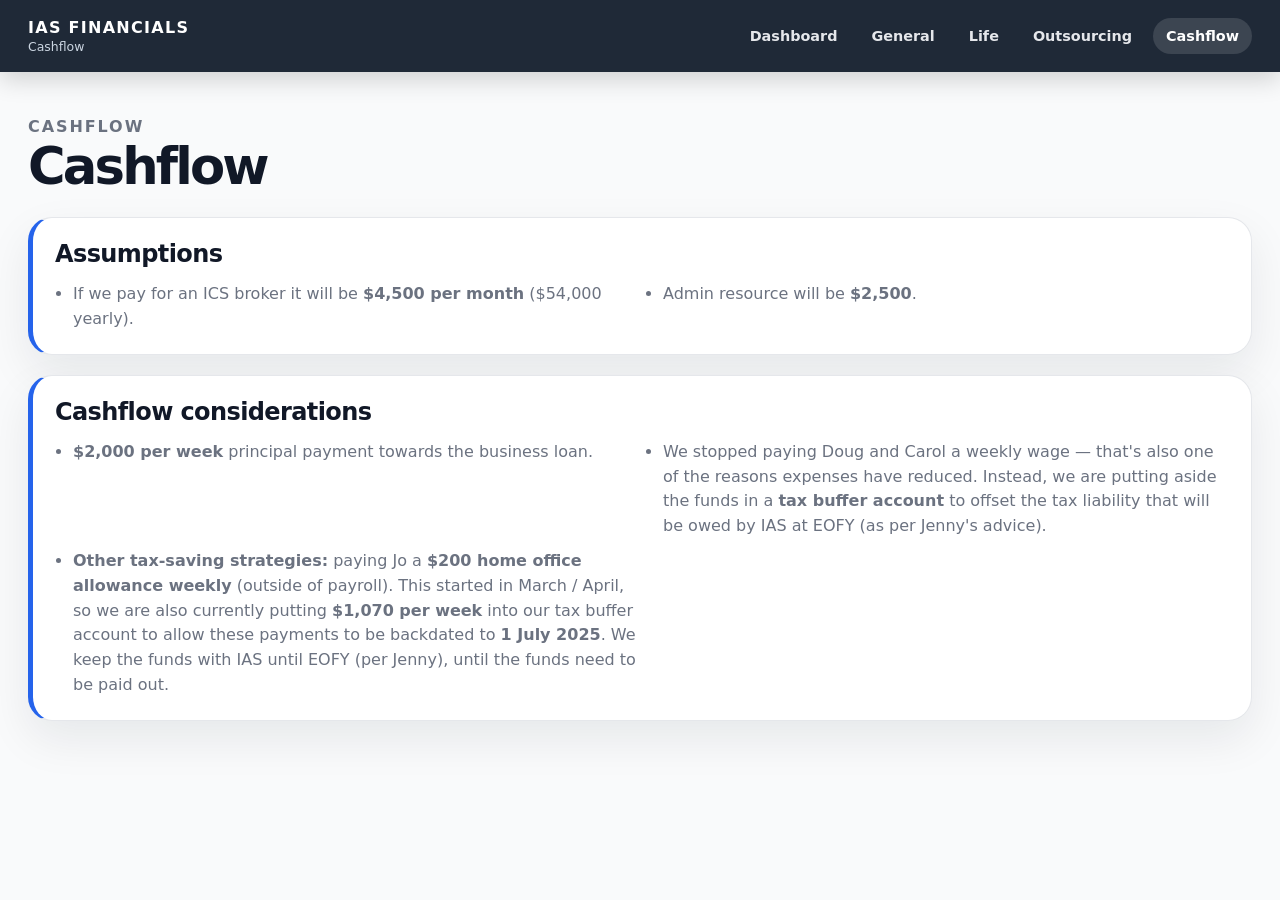
<file: cashflow.html>
<!doctype html><html lang="en"><head><meta charset="utf-8"><meta name="viewport" content="width=device-width,initial-scale=1"><title>Cashflow | Board Financial Dashboard</title><link rel="stylesheet" href="styles.css"></head><body><nav class="top-nav"><div class="nav-inner"><a class="brand" href="dashboard.html"><strong>IAS Financials</strong><span>Cashflow</span></a><div class="nav-links"><a href="dashboard.html">Dashboard</a><a href="general.html">General</a><a href="life.html">Life</a><a href="outsourcing.html">Outsourcing</a><a class="active" href="cashflow.html">Cashflow</a></div></div></nav><main class="page"><section class="hero"><div><p class="eyebrow">Cashflow</p><h1>Cashflow</h1></div></section><aside class="card assumptions"><h2>Assumptions</h2><ul><li>If we pay for an ICS broker it will be <strong>$4,500 per month</strong> ($54,000 yearly).</li><li>Admin resource will be <strong>$2,500</strong>.</li></ul></aside><aside class="card assumptions"><h2>Cashflow considerations</h2><ul><li><strong>$2,000 per week</strong> principal payment towards the business loan.</li><li>We stopped paying Doug and Carol a weekly wage — that's also one of the reasons expenses have reduced. Instead, we are putting aside the funds in a <strong>tax buffer account</strong> to offset the tax liability that will be owed by IAS at EOFY (as per Jenny's advice).</li><li><strong>Other tax-saving strategies:</strong> paying Jo a <strong>$200 home office allowance weekly</strong> (outside of payroll). This started in March / April, so we are also currently putting <strong>$1,070 per week</strong> into our tax buffer account to allow these payments to be backdated to <strong>1 July 2025</strong>. We keep the funds with IAS until EOFY (per Jenny), until the funds need to be paid out.</li></ul></aside></main></body></html>
</file>
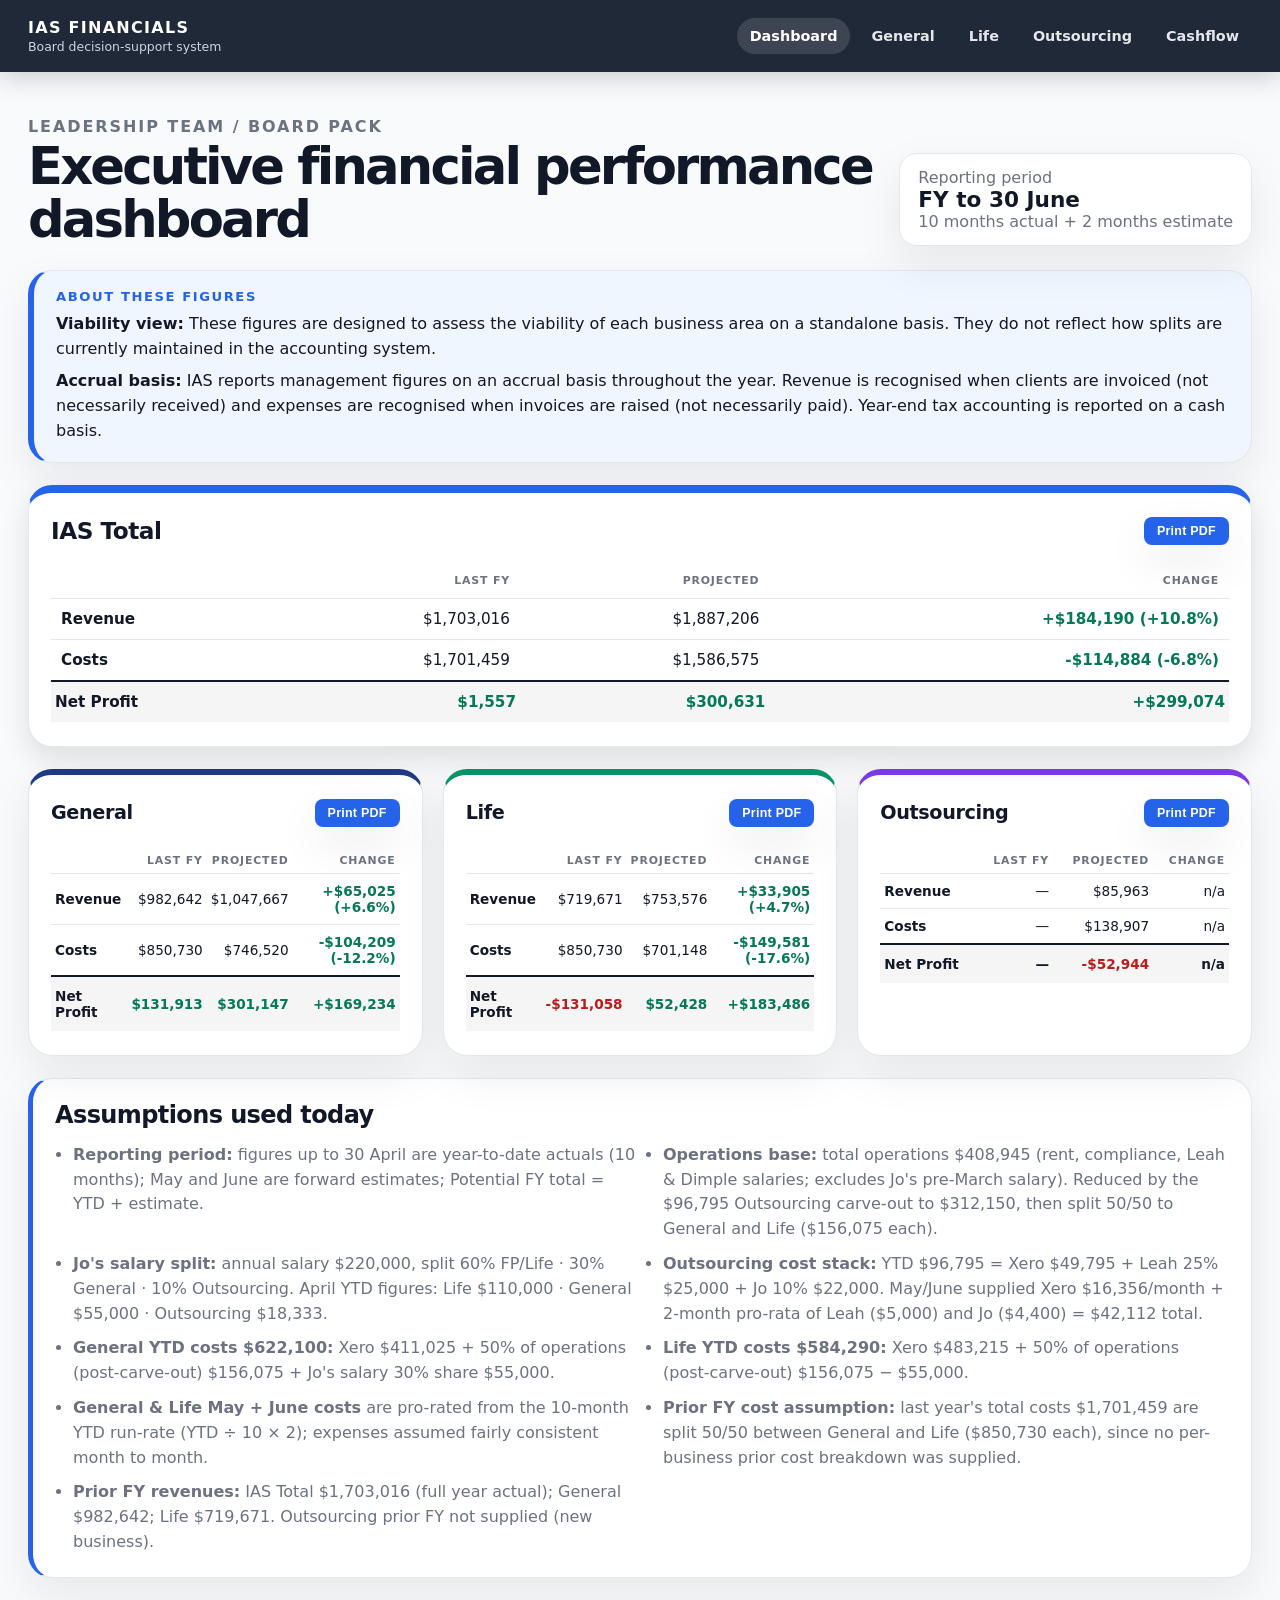
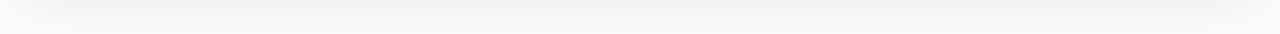
<file: dashboard.html>
<!doctype html><html lang="en"><head><meta charset="utf-8"><meta name="viewport" content="width=device-width,initial-scale=1"><title>IAS Board Financial Dashboard</title><link rel="stylesheet" href="styles.css"></head><body>
<nav class="top-nav"><div class="nav-inner"><a class="brand" href="dashboard.html"><strong>IAS Financials</strong><span>Board decision-support system</span></a><div class="nav-links"><a class="active" href="dashboard.html">Dashboard</a><a href="general.html">General</a><a href="life.html">Life</a><a href="outsourcing.html">Outsourcing</a><a href="cashflow.html">Cashflow</a></div></div></nav>
<main class="page"><section class="hero"><div><p class="eyebrow">Leadership Team / Board Pack</p><h1>Executive financial performance dashboard</h1></div><div class="period-pill"><span>Reporting period</span><strong>FY to 30 June</strong><span>10 months actual + 2 months estimate</span></div></section>
<aside class="card callout"><h2>About these figures</h2><p><strong>Viability view:</strong> These figures are designed to assess the viability of each business area on a standalone basis. They do not reflect how splits are currently maintained in the accounting system.</p><p><strong>Accrual basis:</strong> IAS reports management figures on an accrual basis throughout the year. Revenue is recognised when clients are invoiced (not necessarily received) and expenses are recognised when invoices are raised (not necessarily paid). Year-end tax accounting is reported on a cash basis.</p></aside>
<section id="kpiGrid"></section>
<aside class="card assumptions"><h2>Assumptions used today</h2><ul><li><strong>Reporting period:</strong> figures up to 30 April are year-to-date actuals (10 months); May and June are forward estimates; Potential FY total = YTD + estimate.</li><li><strong>Operations base:</strong> total operations $408,945 (rent, compliance, Leah & Dimple salaries; excludes Jo's pre-March salary). Reduced by the $96,795 Outsourcing carve-out to $312,150, then split 50/50 to General and Life ($156,075 each).</li><li><strong>Jo's salary split:</strong> annual salary $220,000, split 60% FP/Life · 30% General · 10% Outsourcing. April YTD figures: Life $110,000 · General $55,000 · Outsourcing $18,333.</li><li><strong>Outsourcing cost stack:</strong> YTD $96,795 = Xero $49,795 + Leah 25% $25,000 + Jo 10% $22,000. May/June supplied Xero $16,356/month + 2-month pro-rata of Leah ($5,000) and Jo ($4,400) = $42,112 total.</li><li><strong>General YTD costs $622,100:</strong> Xero $411,025 + 50% of operations (post-carve-out) $156,075 + Jo's salary 30% share $55,000.</li><li><strong>Life YTD costs $584,290:</strong> Xero $483,215 + 50% of operations (post-carve-out) $156,075 − $55,000.</li><li><strong>General &amp; Life May + June costs</strong> are pro-rated from the 10-month YTD run-rate (YTD ÷ 10 × 2); expenses assumed fairly consistent month to month.</li><li><strong>Prior FY cost assumption:</strong> last year's total costs $1,701,459 are split 50/50 between General and Life ($850,730 each), since no per-business prior cost breakdown was supplied.</li><li><strong>Prior FY revenues:</strong> IAS Total $1,703,016 (full year actual); General $982,642; Life $719,671. Outsourcing prior FY not supplied (new business).</li></ul></aside></main><script src="financial-model.js"></script><script src="dashboard.js"></script></body></html>
</file>
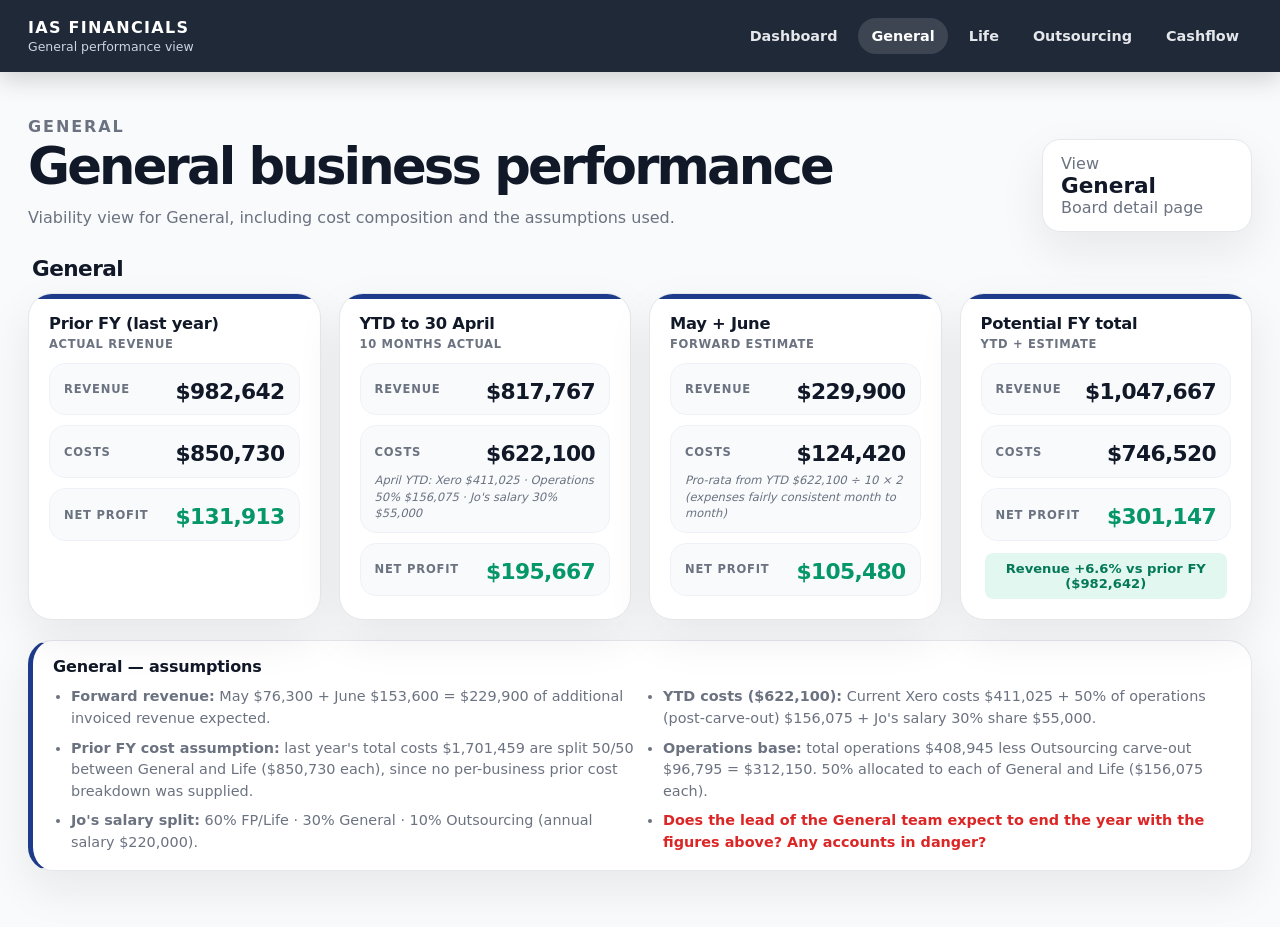
<file: general.html>
<!doctype html><html lang="en"><head><meta charset="utf-8"><meta name="viewport" content="width=device-width,initial-scale=1"><title>General | Board Financial Dashboard</title><link rel="stylesheet" href="styles.css"></head><body data-business="general"><nav class="top-nav"><div class="nav-inner"><a class="brand" href="dashboard.html"><strong>IAS Financials</strong><span>General performance view</span></a><div class="nav-links"><a href="dashboard.html">Dashboard</a><a class="active" href="general.html">General</a><a href="life.html">Life</a><a href="outsourcing.html">Outsourcing</a><a href="cashflow.html">Cashflow</a></div></div></nav><main class="page"><section class="hero"><div><p class="eyebrow">General</p><h1>General business performance</h1><p>Viability view for General, including cost composition and the assumptions used.</p></div><div class="period-pill"><span>View</span><strong>General</strong><span>Board detail page</span></div></section><section id="businessViability"></section></main><script src="financial-model.js"></script><script src="dashboard.js"></script></body></html>
</file>
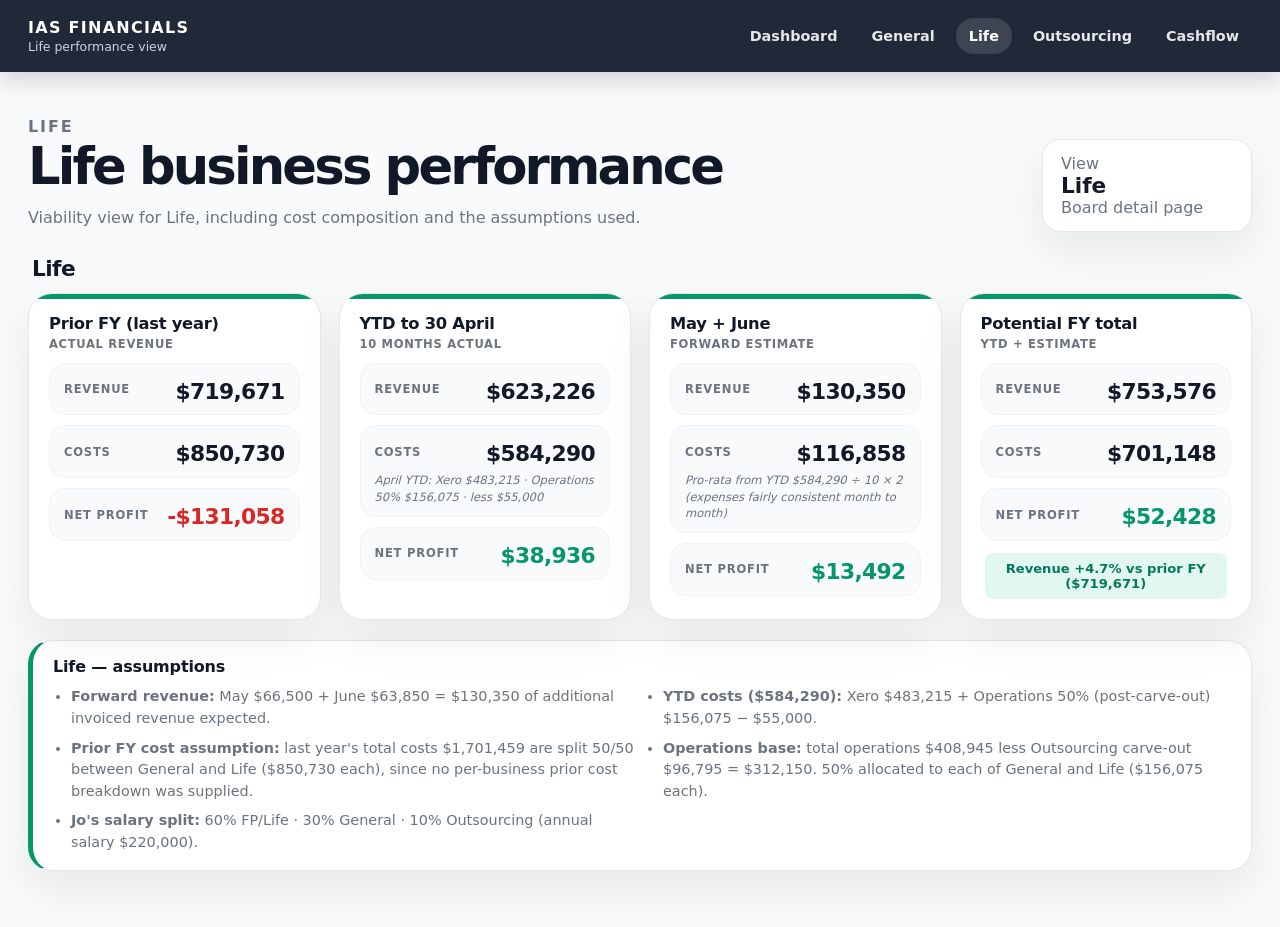
<file: life.html>
<!doctype html><html lang="en"><head><meta charset="utf-8"><meta name="viewport" content="width=device-width,initial-scale=1"><title>Life | Board Financial Dashboard</title><link rel="stylesheet" href="styles.css"></head><body data-business="life"><nav class="top-nav"><div class="nav-inner"><a class="brand" href="dashboard.html"><strong>IAS Financials</strong><span>Life performance view</span></a><div class="nav-links"><a href="dashboard.html">Dashboard</a><a href="general.html">General</a><a class="active" href="life.html">Life</a><a href="outsourcing.html">Outsourcing</a><a href="cashflow.html">Cashflow</a></div></div></nav><main class="page"><section class="hero"><div><p class="eyebrow">Life</p><h1>Life business performance</h1><p>Viability view for Life, including cost composition and the assumptions used.</p></div><div class="period-pill"><span>View</span><strong>Life</strong><span>Board detail page</span></div></section><section id="businessViability"></section></main><script src="financial-model.js"></script><script src="dashboard.js"></script></body></html>
</file>
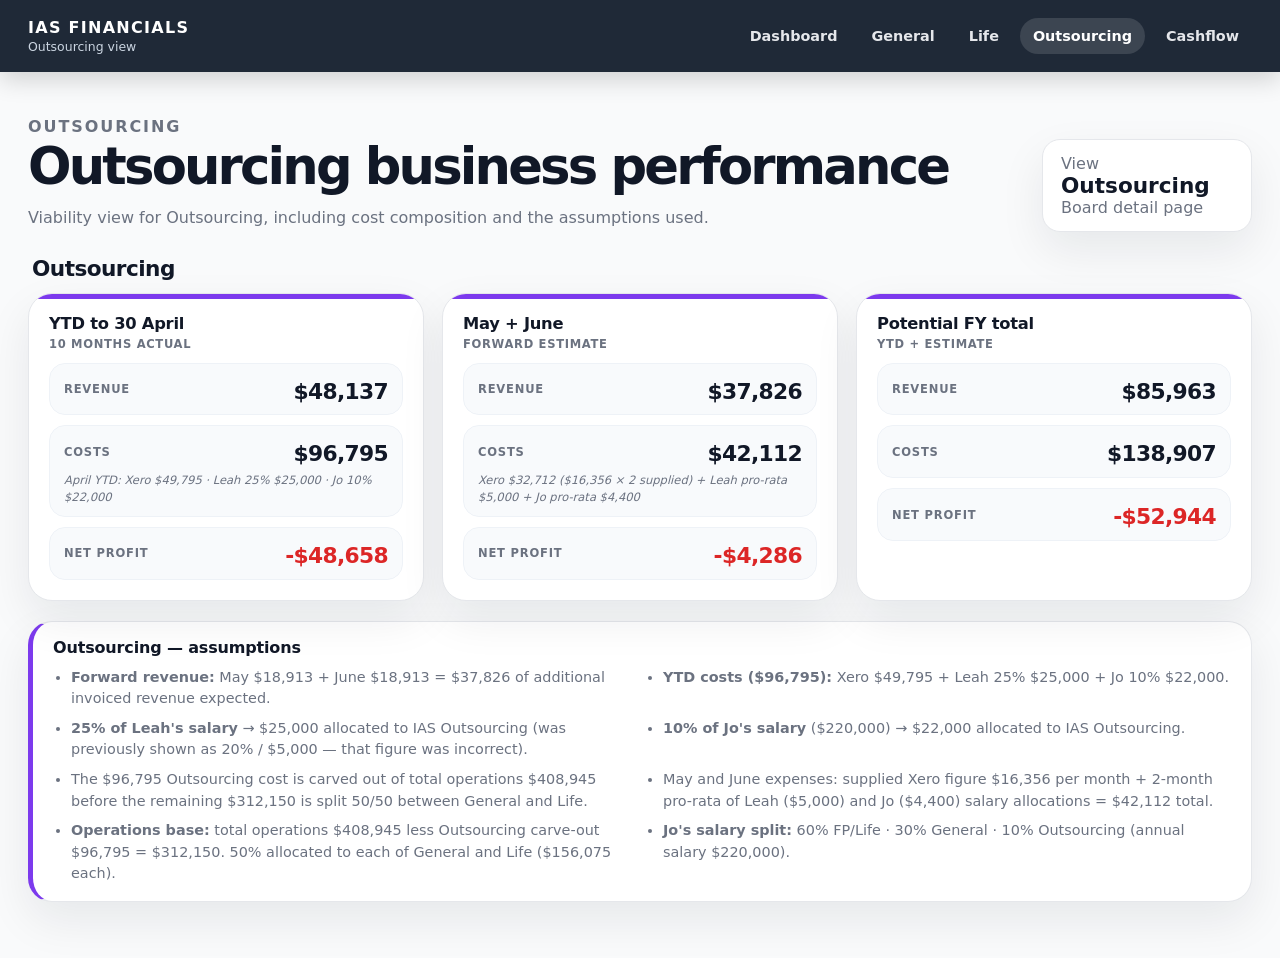
<file: outsourcing.html>
<!doctype html><html lang="en"><head><meta charset="utf-8"><meta name="viewport" content="width=device-width,initial-scale=1"><title>Outsourcing | Board Financial Dashboard</title><link rel="stylesheet" href="styles.css"></head><body data-business="outsourcing"><nav class="top-nav"><div class="nav-inner"><a class="brand" href="dashboard.html"><strong>IAS Financials</strong><span>Outsourcing view</span></a><div class="nav-links"><a href="dashboard.html">Dashboard</a><a href="general.html">General</a><a href="life.html">Life</a><a class="active" href="outsourcing.html">Outsourcing</a><a href="cashflow.html">Cashflow</a></div></div></nav><main class="page"><section class="hero"><div><p class="eyebrow">Outsourcing</p><h1>Outsourcing business performance</h1><p>Viability view for Outsourcing, including cost composition and the assumptions used.</p></div><div class="period-pill"><span>View</span><strong>Outsourcing</strong><span>Board detail page</span></div></section><section id="businessViability"></section></main><script src="financial-model.js"></script><script src="dashboard.js"></script></body></html>
</file>
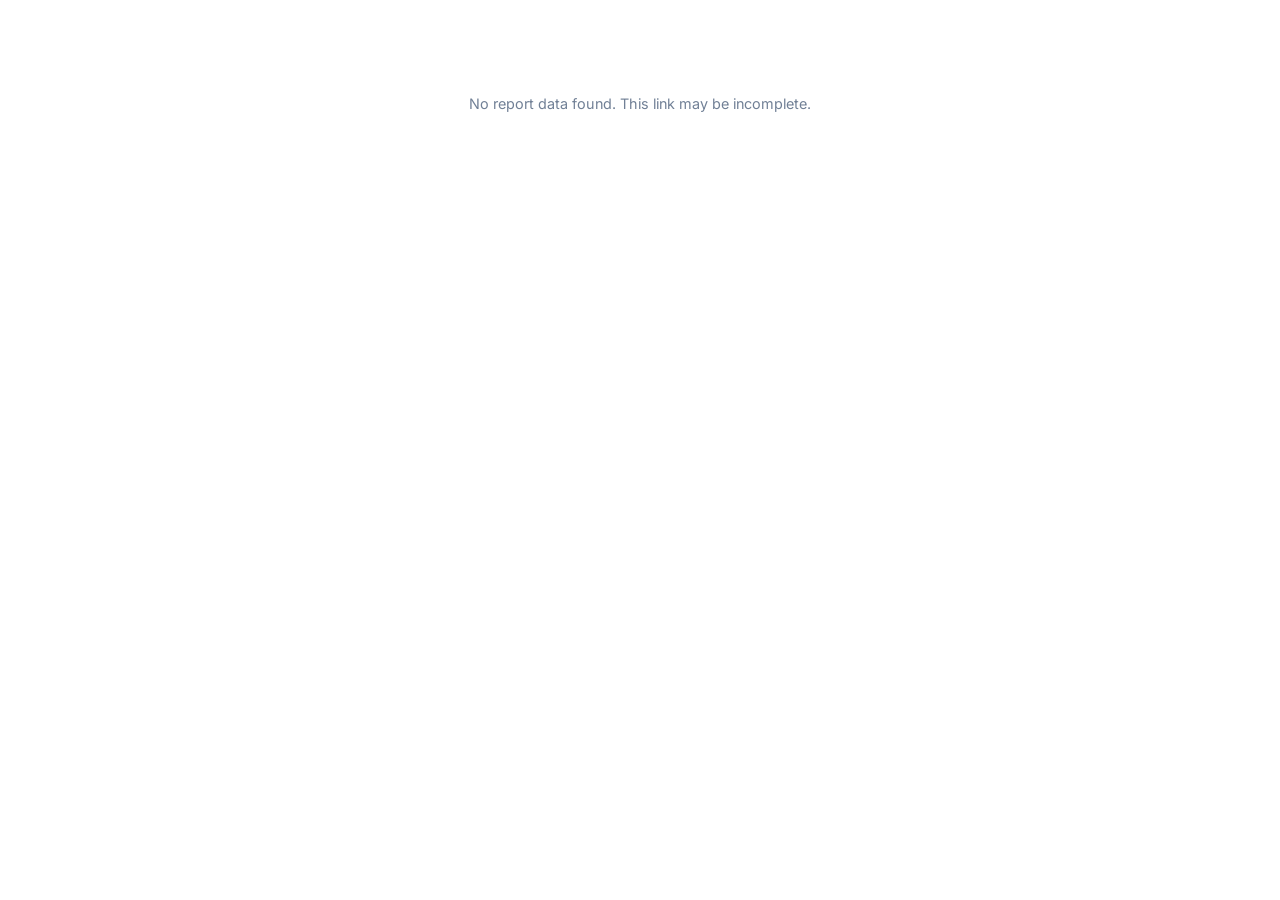
<file: report.html>
<!DOCTYPE html>
<html lang="en">
<head>
    <meta charset="UTF-8">
    <meta name="viewport" content="width=device-width, initial-scale=1.0">
    <title>IAS Report</title>
    <link href="https://fonts.googleapis.com/css2?family=Inter:wght@300;400;500;600;700&display=swap" rel="stylesheet">
    <style>
        body{font-family:'Inter',Calibri,Arial,sans-serif;color:#1B2A4A;line-height:1.7;max-width:700px;margin:0 auto;padding:32px 24px;background:#fff}
        .header{border-bottom:3px solid #CC0000;padding-bottom:16px;margin-bottom:28px;display:flex;justify-content:space-between;align-items:flex-end}
        .header-left{display:flex;align-items:center;gap:12px}
        .logo{width:36px;height:36px;background:#CC0000;border-radius:6px;color:#fff;display:flex;align-items:center;justify-content:center;font-weight:700;font-size:20px}
        .header h1{font-size:1.3rem;color:#1B2A4A;margin:0}
        .header-right{font-size:.75rem;color:#718096;text-align:right}
        .section{margin-bottom:28px}
        .section h2{font-size:1rem;color:#00838F;border-bottom:2px solid #E0F2F1;padding-bottom:6px;margin:0 0 12px}
        .section h3{font-size:.9rem;color:#1B2A4A;margin:16px 0 6px}
        .section p{font-size:.85rem;color:#4A5568;margin:0 0 10px}
        .bullet{padding-left:14px}
        .pre{white-space:pre-line}
        ol{padding-left:20px;font-size:.85rem;color:#4A5568;margin:0 0 12px}
        li{margin-bottom:5px}
        .week-block{background:#F5F7FA;border-radius:8px;padding:16px 20px;margin:10px 0}
        .week-block h3{margin:0 0 8px;font-size:.92rem}
        .sub{margin:8px 0}
        .sub-label{font-size:.75rem;font-weight:600;color:#00838F;margin:0 0 3px;text-transform:uppercase;letter-spacing:.03em}
        .sub p{margin:0 0 8px}
        table{width:100%;border-collapse:collapse;font-size:.82rem;margin:8px 0}
        thead th{background:#1B2A4A;color:#fff;padding:8px 12px;text-align:left;font-size:.78rem;font-weight:500}
        thead th:first-child{border-radius:6px 0 0 0}thead th:last-child{border-radius:0 6px 0 0}
        tbody td{padding:7px 12px;border-bottom:1px solid #E2E8F0;color:#4A5568}
        tbody tr:hover{background:#F5F7FA}
        .footer{margin-top:32px;padding-top:14px;border-top:2px solid #E2E8F0;font-size:.72rem;color:#718096;text-align:center}
        .empty{text-align:center;padding:60px 20px;color:#718096;font-size:.9rem}
        @media print{body{padding:16px}@page{margin:18mm 16mm}}
        @media(max-width:600px){body{padding:16px 14px}.header h1{font-size:1.1rem}}
    </style>
</head>
<body>
    <div id="report-content"><div class="empty">Loading report...</div></div>
    <script>
    function esc(s){const d=document.createElement('div');d.textContent=s;return d.innerHTML}
    try {
        const hash = window.location.hash.slice(1);
        const json = decodeURIComponent(atob(hash));
        const data = JSON.parse(json);
        let html = '';

        // Header
        html += '<div class="header"><div class="header-left"><div class="logo">I</div><h1>IAS AI Project &mdash; ' + esc(data.title) + '</h1></div>';
        html += '<div class="header-right">Insurance Advisory Service<br>Coach4U<br>' + esc(data.date) + '</div></div>';

        // Core Intent
        if (data.intent) {
            html += '<div class="section"><h2>Core Intent</h2><p>' + esc(data.intent) + '</p></div>';
        }

        // Monthly Goals
        if (data.goals && data.goals.length > 0) {
            html += '<div class="section"><h2>Monthly Goals</h2><ol>' + data.goals.map(g => '<li>' + esc(g) + '</li>').join('') + '</ol></div>';
        }

        // Monthly Plan
        if (data.plan && data.plan.length > 0) {
            html += '<div class="section"><h2>Monthly Plan Overview</h2>';
            data.plan.forEach(w => {
                html += '<h3>Week ' + w.num + ': ' + esc(w.title) + '</h3>';
                w.bullets.forEach(b => { html += '<p class="bullet">&bull; ' + esc(b) + '</p>'; });
            });
            html += '</div>';
        }

        // Weekly Detail
        if (data.weeks && data.weeks.length > 0) {
            html += '<div class="section"><h2>Weekly Reporting</h2>';
            data.weeks.forEach(w => {
                html += '<div class="week-block"><h3>Week ' + w.num + '</h3>';
                if (w.plan) html += '<div class="sub"><p class="sub-label">Plan</p><p>' + esc(w.plan) + '</p></div>';
                if (w.happened) html += '<div class="sub"><p class="sub-label">What Happened</p><p>' + esc(w.happened) + '</p></div>';
                if (w.next) html += '<div class="sub"><p class="sub-label">Next Steps</p><p class="pre">' + esc(w.next) + '</p></div>';
                html += '</div>';
            });
            html += '</div>';
        }

        // Decisions
        if (data.decisions && data.decisions.length > 0) {
            html += '<div class="section"><h2>Decisions &amp; Actions</h2><table><thead><tr><th>Date</th><th>Decision</th><th>Owner</th></tr></thead><tbody>';
            data.decisions.forEach(d => {
                html += '<tr><td>' + esc(d[0]) + '</td><td>' + esc(d[1]) + '</td><td>' + esc(d[2]||'') + '</td></tr>';
            });
            html += '</tbody></table></div>';
        }

        // Value Log
        if (data.valueLog && data.valueLog.length > 0) {
            html += '<div class="section"><h2>Value Log</h2><table><thead><tr><th>Date</th><th>What Was Done</th><th>Outcome</th><th>Time Saved</th></tr></thead><tbody>';
            data.valueLog.forEach(r => {
                html += '<tr><td>' + esc(r[0]||'') + '</td><td>' + esc(r[1]||'') + '</td><td>' + esc(r[2]||'') + '</td><td>' + esc(r[3]||'') + '</td></tr>';
            });
            html += '</tbody></table></div>';
        }

        // Metrics
        if (data.metrics) {
            const labels = {m1:'Email drafting time saved',m2:'Staff adoption of Draft Instructions',m3:'Prompt template usage',m4:'Communication consistency',m5:'Filing system efficiency',m6:"Leah's independence"};
            const keys = Object.keys(data.metrics).filter(k => data.metrics[k]);
            if (keys.length > 0) {
                html += '<div class="section"><h2>Success Metrics</h2><table><thead><tr><th>Metric</th><th>Result</th></tr></thead><tbody>';
                keys.forEach(k => { html += '<tr><td>' + esc(labels[k]||k) + '</td><td>' + esc(data.metrics[k]) + '</td></tr>'; });
                html += '</tbody></table></div>';
            }
        }

        // Notes
        if (data.notes && data.notes.length > 0) {
            html += '<div class="section"><h2>Working Notes</h2>';
            data.notes.forEach(n => {
                html += '<p style="font-size:.75rem;color:#718096;margin:0">' + esc(n.date) + '</p><p>' + esc(n.text) + '</p>';
            });
            html += '</div>';
        }

        // Footer
        html += '<div class="footer">Generated ' + esc(data.date) + ' &bull; IAS Working Folder &bull; Coach4U</div>';

        document.getElementById('report-content').innerHTML = html;
        document.title = 'IAS Report - ' + data.title;
    } catch(e) {
        document.getElementById('report-content').innerHTML = '<div class="empty">No report data found. This link may be incomplete.</div>';
    }
    </script>
</body>
</html>
</file>
<file: styles.css>
:root {
  --nav: #1F2937;
  --general: #1E3A8A;
  --life: #059669;
  --outsourcing: #7C3AED;
  --accent: #2563EB;
  --costs: #DC2626;
  --shared: #9CA3AF;
  --background: #F9FAFB;
  --card: #FFFFFF;
  --text: #111827;
  --muted: #6B7280;
  --border: #E5E7EB;
  --shadow: 0 18px 45px rgba(15, 23, 42, 0.08);
}
* { box-sizing: border-box; }
body { margin: 0; font-family: Inter, ui-sans-serif, system-ui, -apple-system, BlinkMacSystemFont, "Segoe UI", sans-serif; color: var(--text); background: var(--background); }
a { color: inherit; text-decoration: none; }
.top-nav { position: sticky; top: 0; z-index: 50; background: var(--nav); box-shadow: 0 8px 24px rgba(0,0,0,.16); }
.nav-inner { max-width: 1440px; margin: 0 auto; padding: 0 28px; height: 72px; display: flex; align-items: center; justify-content: space-between; gap: 28px; }
.brand { color: #fff; display: flex; flex-direction: column; gap: 2px; min-width: 250px; }
.brand strong { font-size: 1rem; letter-spacing: .08em; text-transform: uppercase; }
.brand span { color: #CBD5E1; font-size: .78rem; }
.nav-links { display: flex; align-items: center; gap: 8px; flex-wrap: wrap; justify-content: flex-end; }
.nav-links a { color: #E5E7EB; padding: 10px 13px; border-radius: 999px; font-size: .9rem; font-weight: 700; transition: background .2s ease, color .2s ease; }
.nav-links a:hover, .nav-links a.active { background: rgba(255,255,255,.13); color: #fff; }
.page { max-width: 1440px; margin: 0 auto; padding: 30px 28px 56px; }
.hero { display: grid; grid-template-columns: minmax(0, 1fr) auto; gap: 22px; align-items: end; margin-bottom: 24px; }
.eyebrow { color: var(--accent); font-weight: 800; letter-spacing: .12em; text-transform: uppercase; font-size: .78rem; margin: 0 0 8px; }
h1 { margin: 0; font-size: clamp(2rem, 4vw, 3.2rem); line-height: 1.03; letter-spacing: -.055em; }
.hero p { margin: 12px 0 0; color: var(--muted); max-width: 900px; font-size: 1rem; line-height: 1.65; }
.period-pill { background: #fff; border: 1px solid var(--border); border-radius: 18px; padding: 14px 18px; box-shadow: var(--shadow); color: var(--muted); min-width: 210px; }
.period-pill strong { display: block; color: var(--text); font-size: 1.35rem; }
.grid { display: grid; gap: 18px; }
.kpi-grid { grid-template-columns: repeat(3, minmax(0, 1fr)); margin-bottom: 20px; }
.card { background: var(--card); border: 1px solid var(--border); border-radius: 24px; box-shadow: var(--shadow); padding: 22px; }
.kpi-card { position: relative; overflow: hidden; min-height: 206px; }
.kpi-card::before { content: ""; position: absolute; inset: 0 0 auto; height: 5px; background: var(--accent); }
.kpi-card.general::before, .tag.general { background: var(--general); }
.kpi-card.life::before, .tag.life { background: var(--life); }
.kpi-card.outsourcing::before, .tag.outsourcing { background: var(--outsourcing); }
.kpi-head { display: flex; justify-content: space-between; align-items: center; gap: 12px; margin-bottom: 12px; }
.kpi-head h2, .card h2, .card h3 { margin: 0; letter-spacing: -.025em; }
.tag { color: white; border-radius: 999px; padding: 7px 10px; font-size: .72rem; font-weight: 900; text-transform: uppercase; letter-spacing: .08em; background: var(--accent); }
.metric-row { display: grid; grid-template-columns: repeat(3, minmax(0,1fr)); gap: 12px; }
.metric { padding: 12px; background: #F8FAFC; border: 1px solid #EEF2F7; border-radius: 16px; }
.metric span { display: block; color: var(--muted); font-size: .76rem; font-weight: 800; text-transform: uppercase; letter-spacing: .07em; }
.metric strong { display: block; margin-top: 5px; font-size: 1.15rem; letter-spacing: -.03em; }
.profit { color: var(--life); } .loss { color: var(--costs); }
.forecast-line { margin-top: 12px; padding-top: 12px; border-top: 1px solid var(--border); display: flex; justify-content: space-between; gap: 12px; color: var(--muted); font-size: .85rem; line-height: 1.3; }
.forecast-line strong { color: var(--text); }
.toolbar { display: flex; align-items: center; justify-content: space-between; gap: 16px; margin: 16px 0 20px; }
.selector { display: flex; align-items: center; gap: 10px; background: #fff; border: 1px solid var(--border); padding: 10px 14px; border-radius: 16px; box-shadow: var(--shadow); }
.selector label { color: var(--muted); font-weight: 800; font-size: .85rem; text-transform: uppercase; letter-spacing: .06em; }
select, input { border: 1px solid var(--border); border-radius: 12px; background: #fff; padding: 10px 12px; font: inherit; color: var(--text); }
.chart-grid { grid-template-columns: repeat(2, minmax(0, 1fr)); }
.chart-card { min-height: 390px; }
.chart-card.wide { grid-column: 1 / -1; }
.chart-card header { display: flex; align-items: flex-start; justify-content: space-between; gap: 16px; margin-bottom: 14px; }
.chart-card p, .small-note { color: var(--muted); margin: 7px 0 0; line-height: 1.5; font-size: .9rem; }
.chart-box { position: relative; height: 300px; }
.chart-card.wide .chart-box { height: 360px; }
.assumptions { margin-top: 20px; border-left: 5px solid var(--accent); }
.assumptions ul { display: grid; grid-template-columns: repeat(2, minmax(0, 1fr)); gap: 10px 24px; padding-left: 18px; margin: 14px 0 0; color: var(--muted); line-height: 1.55; }
.detail-layout { display: grid; grid-template-columns: minmax(0, 1.15fr) minmax(360px, .85fr); gap: 18px; align-items: start; }
.breakdown { display: grid; grid-template-columns: repeat(2, minmax(0,1fr)); gap: 14px; }
.line-item { display: flex; align-items: center; justify-content: space-between; gap: 12px; border-bottom: 1px solid #EEF2F7; padding: 10px 0; color: var(--muted); }
.line-item strong { color: var(--text); white-space: nowrap; }
.group-list { display: grid; gap: 10px; }
.group-row { display: grid; grid-template-columns: 150px 1fr auto; gap: 12px; align-items: center; }
.bar { height: 11px; background: #EEF2F7; border-radius: 999px; overflow: hidden; }
.bar span { display: block; height: 100%; border-radius: inherit; background: var(--accent); }
.commentary { border-left: 5px solid var(--shared); }
.warning { border: 1px solid rgba(220,38,38,.18); background: #FEF2F2; color: #991B1B; border-radius: 18px; padding: 16px 18px; font-weight: 800; }
.cash-controls { grid-template-columns: repeat(4, minmax(0, 1fr)); align-items: end; margin-bottom: 18px; }
.control label { display: block; color: var(--muted); font-size: .78rem; font-weight: 900; text-transform: uppercase; letter-spacing: .08em; margin-bottom: 8px; }
.table-like { display: grid; gap: 8px; }
.table-row { display: grid; grid-template-columns: 1fr repeat(3, 150px); gap: 12px; padding: 11px 0; border-bottom: 1px solid #EEF2F7; color: var(--muted); }
.table-row.header { color: var(--text); font-weight: 900; text-transform: uppercase; letter-spacing: .06em; font-size: .78rem; }
@media (max-width: 980px) { .hero, .detail-layout { grid-template-columns: 1fr; } .kpi-grid, .chart-grid, .breakdown, .cash-controls, .assumptions ul { grid-template-columns: 1fr; } .metric-row { grid-template-columns: 1fr; } .nav-inner { height: auto; padding: 16px; align-items: flex-start; flex-direction: column; } .chart-card.wide { grid-column: auto; } .table-row { grid-template-columns: 1fr; } }

/* Readability refinements: keep board KPI figures clear and prevent currency values from being squeezed. */
.kpi-grid { grid-template-columns: repeat(auto-fit, minmax(360px, 1fr)); }
.kpi-grid--three { grid-template-columns: repeat(3, minmax(0, 1fr)); }
.kpi-grid--four { grid-template-columns: repeat(4, minmax(0, 1fr)); }
@media (max-width: 1200px) { .kpi-grid--four { grid-template-columns: repeat(2, 1fr); } }
.card-growth {
  margin: 12px 4px 0;
  padding: 8px 12px;
  border-radius: 8px;
  font-size: .82rem;
  font-weight: 700;
  text-align: center;
}
.card-growth.up { background: rgba(16,185,129,0.12); color: #047857; }
.card-growth.down { background: rgba(220,38,38,0.12); color: #B91C1C; }

.pill-section-title {
  margin: 18px 4px 12px;
  font-size: 1.1rem;
  letter-spacing: .14em;
  text-transform: uppercase;
  color: var(--muted);
}
.summary-grid {
  display: grid;
  grid-template-columns: repeat(4, minmax(0, 1fr));
  gap: 20px;
  margin-bottom: 22px;
}
.summary-grid--three { grid-template-columns: repeat(3, minmax(0, 1fr)); }
@media (max-width: 1100px) { .summary-grid, .summary-grid--three { grid-template-columns: repeat(2, 1fr); } }
@media (max-width: 720px) { .summary-grid, .summary-grid--three { grid-template-columns: 1fr; } }
.total-row {
  position: sticky;
  top: 12px;
  z-index: 10;
  margin-bottom: 22px;
}
.total-row .summary-pill {
  border-top-width: 8px;
  box-shadow: 0 12px 28px rgba(15,23,42,0.12);
}
.total-row .summary-pill h3 { font-size: 1.45rem; }
.total-row .pill-table { font-size: .95rem; }
.total-row .pill-table th, .total-row .pill-table td { padding: 11px 10px; }
.summary-pill { padding: 24px 22px; border-top: 6px solid var(--accent); }
.summary-pill.general { border-top-color: var(--general); }
.summary-pill.life { border-top-color: var(--life); }
.summary-pill.outsourcing { border-top-color: var(--outsourcing); }
.summary-pill.total { border-top-color: var(--accent); }
.summary-head { display: flex; justify-content: space-between; align-items: center; margin-bottom: 18px; gap: 12px; }
.summary-head h3 { margin: 0; font-size: 1.2rem; letter-spacing: -.02em; }
.print-btn {
  background: var(--accent);
  color: #fff;
  border: 0;
  padding: 7px 13px;
  border-radius: 8px;
  font-size: .78rem;
  font-weight: 700;
  letter-spacing: .02em;
  cursor: pointer;
  box-shadow: var(--shadow);
}
.print-btn:hover { opacity: .9; }
.summary-pill .pill-stat {
  display: flex;
  justify-content: space-between;
  align-items: baseline;
  padding: 10px 0;
  border-bottom: 1px solid var(--border);
}
.summary-pill .pill-stat:last-of-type { border-bottom: 0; }
.summary-pill .pill-stat span { color: var(--muted); font-size: .9rem; }
.summary-pill .pill-stat strong { font-size: 1.35rem; font-variant-numeric: tabular-nums; }
.summary-pill .pill-growth {
  margin-top: 14px;
  padding: 14px 16px;
  border-radius: 12px;
  display: flex;
  align-items: center;
  justify-content: space-between;
  gap: 12px;
  background: rgba(0,0,0,0.04);
  color: var(--muted);
}
.summary-pill .pill-growth .pill-growth-label { font-size: .82rem; font-weight: 600; }
.summary-pill .pill-growth strong { font-size: 1.55rem; font-weight: 800; font-variant-numeric: tabular-nums; }
.summary-pill .pill-growth.up { background: rgba(16,185,129,0.15); color: #047857; }
.summary-pill .pill-growth.down { background: rgba(220,38,38,0.15); color: #B91C1C; }

.pill-table {
  width: 100%;
  border-collapse: collapse;
  margin-top: 4px;
  font-size: .85rem;
}
.pill-table th, .pill-table td {
  padding: 9px 4px;
  text-align: right;
  font-variant-numeric: tabular-nums;
}
.pill-table thead th {
  font-size: .68rem;
  font-weight: 700;
  color: var(--muted);
  text-transform: uppercase;
  letter-spacing: .08em;
  border-bottom: 1px solid var(--border);
  padding-bottom: 6px;
}
.pill-table thead th:first-child { text-align: left; }
.pill-table tbody th {
  text-align: left;
  font-weight: 700;
  color: var(--text);
}
.pill-table tbody tr { border-bottom: 1px solid var(--border); }
.pill-table tbody tr.net-row {
  background: rgba(0,0,0,0.04);
  border-top: 2px solid var(--text);
  border-bottom: 0;
}
.pill-table tbody tr.net-row th,
.pill-table tbody tr.net-row td { font-weight: 800; padding: 11px 4px; }
.pill-table .pct-up { color: #047857; font-weight: 800; }
.pill-table .pct-down { color: #B91C1C; font-weight: 800; }

@media print {
  body > nav, body > main > .hero { display: none !important; }
  body[class*="printing-"] .summary-grid { display: block !important; }
  body[class*="printing-"] .summary-pill { display: none !important; }
  body.printing-total .summary-pill.total,
  body.printing-general .summary-pill.general,
  body.printing-life .summary-pill.life,
  body.printing-outsourcing .summary-pill.outsourcing {
    display: block !important;
    border: 2px solid #333 !important;
    border-top-width: 10px !important;
    box-shadow: none !important;
    padding: 40px !important;
    margin: 0 !important;
    page-break-inside: avoid;
  }
  .print-btn { display: none !important; }
  .summary-pill h3 { font-size: 1.8rem !important; }
  .summary-pill .pill-stat strong { font-size: 1.6rem !important; }
  .summary-pill .pill-growth strong { font-size: 2.2rem !important; }
}
.kpi-card { padding: 20px; min-height: 0; }
.kpi-card .metric-row { grid-template-columns: 1fr; gap: 10px; }
.kpi-card .metric {
  display: flex;
  align-items: center;
  justify-content: space-between;
  gap: 14px;
  min-height: 0;
  padding: 11px 14px;
}
.kpi-card .metric strong {
  font-size: clamp(1.3rem, 1.7vw, 1.8rem);
  line-height: 1.1;
  text-align: right;
  white-space: nowrap;
  font-variant-numeric: tabular-nums;
  flex: 0 0 auto;
}
.kpi-card .metric span {
  flex: 1 1 auto;
  min-width: 0;
  white-space: normal;
  line-height: 1.25;
  font-size: .72rem;
}
.single-kpi-card { min-height: 0; }
.single-kpi-card .metric-row { grid-template-columns: repeat(3, minmax(220px, 1fr)); }
.single-kpi-card .metric {
  display: block;
  min-height: 112px;
  padding: 18px 20px;
}
.single-kpi-card .metric strong {
  margin-top: 12px;
  display: block;
  text-align: left;
  font-size: clamp(1.6rem, 2.8vw, 2.35rem);
}
#singleKpi { grid-template-columns: 1fr; }
.breakdown { grid-template-columns: repeat(auto-fit, minmax(360px, 1fr)); }
.line-item {
  display: grid;
  grid-template-columns: minmax(0, 1fr) auto;
  align-items: center;
  padding: 12px 0;
}
.line-item span { min-width: 0; line-height: 1.35; }
.line-item strong {
  min-width: 132px;
  text-align: right;
  font-variant-numeric: tabular-nums;
}
.group-row { grid-template-columns: minmax(110px, 150px) minmax(140px, 1fr) minmax(132px, auto); }
.group-row > span:last-child { text-align: right; white-space: nowrap; font-variant-numeric: tabular-nums; }
@media (max-width: 980px) {
  .kpi-grid, .kpi-grid--three, .kpi-grid--four, .single-kpi-card .metric-row { grid-template-columns: 1fr; }
  .kpi-card .metric, .single-kpi-card .metric { display: block; min-height: auto; }
  .kpi-card .metric strong, .single-kpi-card .metric strong { text-align: left; white-space: normal; }
}
.callout {
  border-left: 6px solid var(--accent);
  background: #EFF6FF;
  margin-bottom: 22px;
  padding: 18px 22px;
}
.callout h2 {
  color: var(--accent);
  font-size: .82rem;
  letter-spacing: .12em;
  text-transform: uppercase;
  margin: 0 0 8px;
}
.callout p { margin: 0 0 8px; color: var(--text); line-height: 1.55; }
.callout p:last-child { margin-bottom: 0; }
.metric.metric--with-detail { display: block; padding: 11px 14px; }
.metric.metric--with-detail .metric-main {
  display: flex;
  align-items: center;
  justify-content: space-between;
  gap: 14px;
}
.metric.metric--with-detail .metric-breakdown {
  margin-top: 6px;
  color: var(--muted);
  font-size: .72rem;
  font-style: italic;
  line-height: 1.4;
}
.business-row { margin-bottom: 22px; }
.business-row:last-child { margin-bottom: 0; }
.business-row__head {
  display: flex;
  align-items: center;
  gap: 12px;
  margin: 0 4px 12px;
}
.business-row__head h2 {
  margin: 0;
  font-size: 1.35rem;
  letter-spacing: -.025em;
}
.business-row .kpi-card .kpi-head { display: block; margin-bottom: 12px; }
.business-row .kpi-card .kpi-head h3 {
  margin: 0;
  font-size: 1.02rem;
  letter-spacing: -.015em;
}
.business-row .kpi-card .kpi-head .period-sub {
  display: block;
  margin-top: 4px;
  color: var(--muted);
  font-size: .72rem;
  font-weight: 700;
  letter-spacing: .06em;
  text-transform: uppercase;
}
.metric .placeholder {
  color: var(--muted);
  font-weight: 800;
}
.business-assumptions {
  margin-top: 14px;
  padding: 16px 20px;
  border-left: 5px solid var(--accent);
}
.business-assumptions.general { border-left-color: var(--general); }
.business-assumptions.life { border-left-color: var(--life); }
.business-assumptions.outsourcing { border-left-color: var(--outsourcing); }
.business-row--total {
  margin-bottom: 28px;
  padding-bottom: 22px;
  border-bottom: 2px dashed var(--border);
}
.business-row--total .business-row__head h2 {
  font-size: 1.5rem;
  color: var(--accent);
}
.kpi-card.total::before { background: var(--accent); }
.business-assumptions h3 {
  margin: 0 0 10px;
  font-size: 1rem;
  letter-spacing: -.01em;
}
.business-assumptions ul {
  margin: 0;
  padding-left: 18px;
  display: grid;
  grid-template-columns: repeat(2, minmax(0, 1fr));
  gap: 8px 24px;
  color: var(--muted);
  line-height: 1.5;
  font-size: .9rem;
}
.business-assumptions ul em {
  display: block;
  margin-top: 4px;
  color: var(--text);
  font-style: normal;
  font-weight: 700;
  font-size: .85rem;
}
.business-assumptions .question {
  color: var(--costs);
  font-weight: 800;
}
@media (max-width: 980px) {
  .business-assumptions ul { grid-template-columns: 1fr; }
}
@media (max-width: 520px) {
  .breakdown { grid-template-columns: 1fr; }
  .line-item { grid-template-columns: 1fr; gap: 6px; }
  .line-item strong { min-width: 0; text-align: left; }
  .group-row { grid-template-columns: 1fr; gap: 7px; }
  .group-row > span:last-child { text-align: left; }
}
</file>
